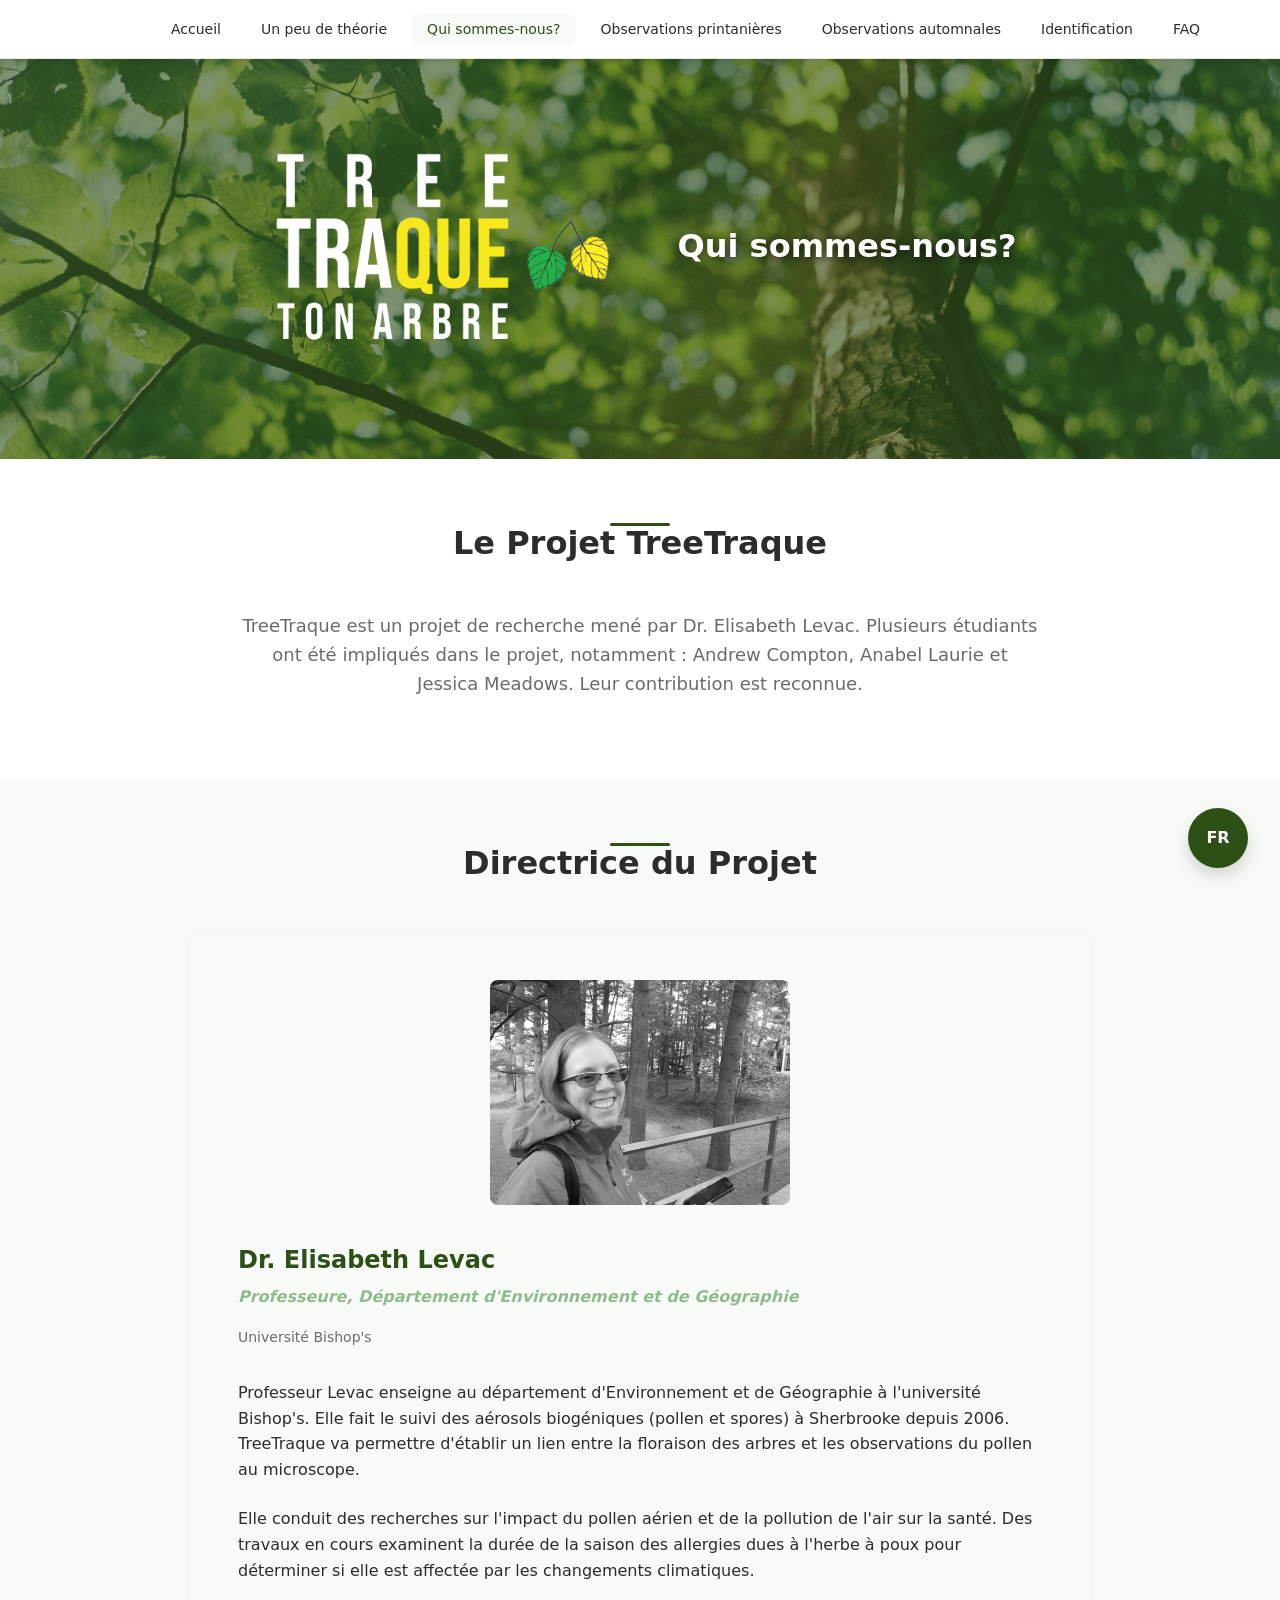
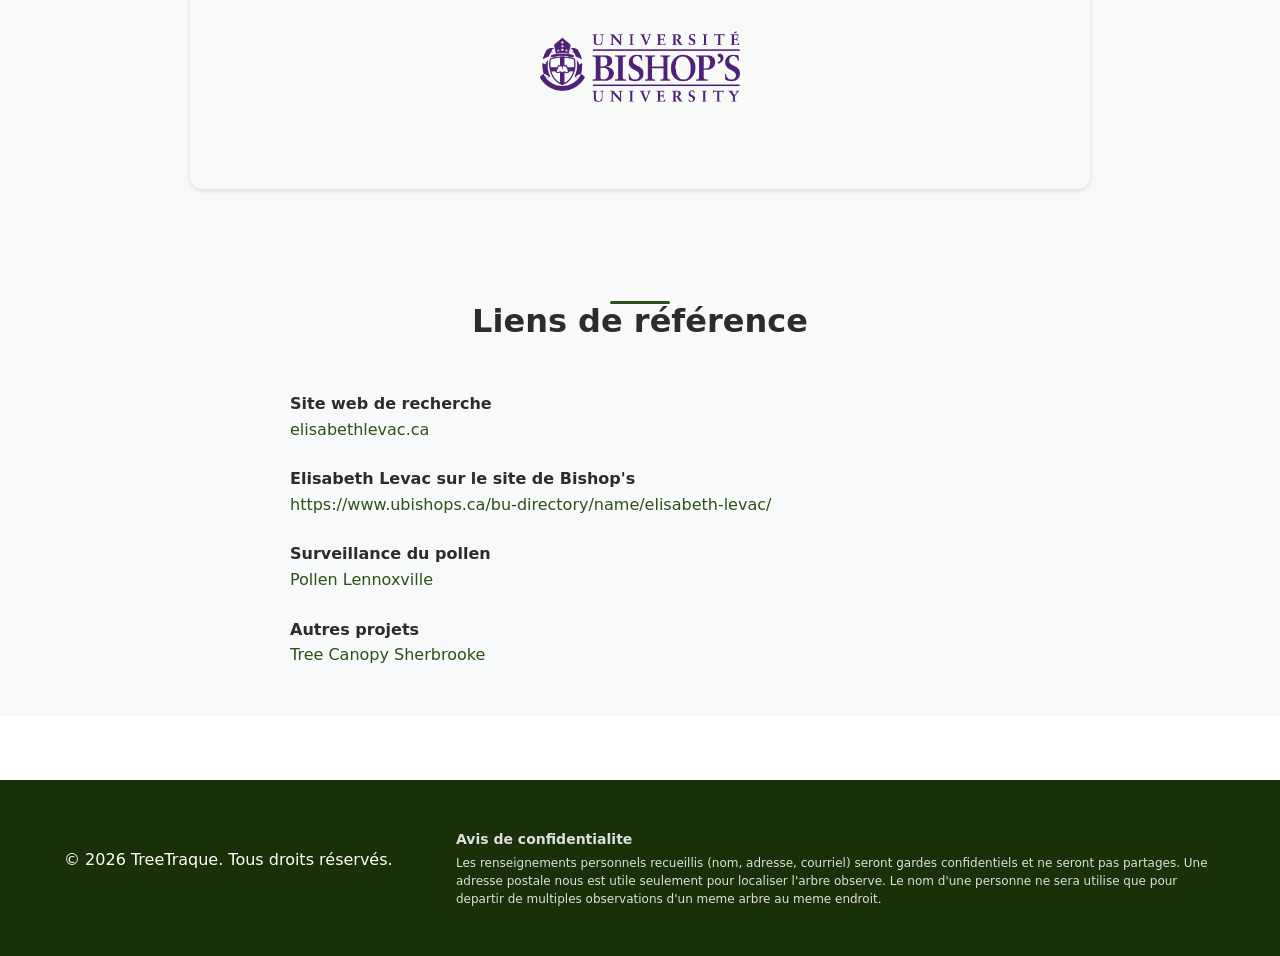
<file: apropos.html>
<!DOCTYPE html>
<html lang="fr" data-lang="fr">
<head>
    <meta charset="UTF-8">
    <meta name="viewport" content="width=device-width, initial-scale=1.0">
    <title data-i18n="about.page.title">Qui sommes-nous? - TreeTraque</title>
    <meta name="description" data-i18n="about.page.description" content="Découvrez l'équipe et l'organisation derrière TreeTraque, le projet de science participative sur la phénologie des arbres au Canada.">
    <link rel="icon" type="image/png" href="assets/images/miniatureTT.png">
    
    <!-- CSS -->
    <link rel="stylesheet" href="css/normalize.css">
    <link rel="stylesheet" href="css/style.css">
    <link rel="stylesheet" href="css/responsive.css">
</head>
<body>
    <!-- Header avec navigation -->
    <header class="main-header">
        <div class="container">
            <nav class="main-nav" role="navigation" aria-label="Navigation principale">
                <ul class="nav-list">
                    <li><a href="index.html" data-i18n="nav.home" class="nav-link">Accueil</a></li>
                    <li><a href="theorie.html" data-i18n="nav.theory" class="nav-link">Un peu de théorie</a></li>
                    <li><a href="apropos.html" data-i18n="nav.about" class="nav-link active">Qui sommes-nous?</a></li>
                    <li><a href="printemps.html" data-i18n="nav.spring" class="nav-link">Observations printanières</a></li>
                    <li><a href="automne.html" data-i18n="nav.autumn" class="nav-link">Observations automnales</a></li>
                    <li><a href="identification.html" data-i18n="nav.identification" class="nav-link">Identification</a></li>
                    <li><a href="faq.html" data-i18n="nav.faq" class="nav-link">FAQ</a></li>
                </ul>
                
                <!-- Menu hamburger pour mobile -->
                <button class="mobile-menu-toggle" aria-label="Ouvrir le menu">
                    <span></span>
                    <span></span>
                    <span></span>
                </button>
            </nav>
        </div>
    </header>

    <!-- Contenu principal -->
    <main class="main-content">
        <!-- Section Titre de page -->
        <section class="page-hero page-hero-about">
            <div class="container">
                <div class="hero-logo">
                    <img src="assets/images/TreeTraque_logo_principal.png" alt="TreeTraque">
                </div>
                <div class="hero-text-content">
                    <h1 data-i18n="about.title" class="page-title">Qui sommes-nous?</h1>
                </div>
            </div>
        </section>

        <!-- Section Projet -->
        <section class="mission-section">
            <div class="container">
                <h2 data-i18n="about.project.title" class="section-title">Le Projet TreeTraque</h2>
                <div class="mission-content">
                    <p data-i18n="about.project.description">
                        TreeTraque est un projet de recherche mené par Dr. Elisabeth Levac. Plusieurs étudiants ont été impliqués dans le projet, notamment : Andrew Compton, Anabel Laurie et Jessica Meadows. Leur contribution est reconnue.
                    </p>
                </div>
            </div>
        </section>

        <!-- Section Directrice du Projet -->
        <section class="team-section">
            <div class="container">
                <h2 data-i18n="about.director.title" class="section-title">Directrice du Projet</h2>
                <div class="team-content" style="max-width: 900px; margin: 0 auto;">
                    <div class="team-member-profile">
                        <!-- Photo de Dr. Levac -->
                        <div style="text-align: center; margin-bottom: var(--spacing-lg);">
                            <img src="assets/images/Levac.png" alt="Dr. Elisabeth Levac" style="max-width: 300px; width: 100%; height: auto; border-radius: 8px;">
                        </div>
                        
                        <h3 data-i18n="about.director.name">Dr. Elisabeth Levac</h3>
                        <p class="team-role" data-i18n="about.director.role">Professeure, Département d'Environnement et de Géographie</p>
                        <p class="team-affiliation" data-i18n="about.director.affiliation">Université Bishop's</p>
                        
                        <div style="margin-top: var(--spacing-lg);">
                            <p data-i18n="about.director.bio1">
                                Professeur Levac enseigne au département d'Environnement et de Géographie à l'université Bishop's. Elle fait le suivi des aérosols biogéniques (pollen et spores) à Sherbrooke depuis 2006. TreeTraque va permettre d'établir un lien entre la floraison des arbres et les observations du pollen au microscope.
                            </p>
                            
                            <p style="margin-top: var(--spacing-md);" data-i18n="about.director.bio2">
                                Elle conduit des recherches sur l'impact du pollen aérien et de la pollution de l'air sur la santé. Des travaux en cours examinent la durée de la saison des allergies dues à l'herbe à poux pour déterminer si elle est affectée par les changements climatiques.
                            </p>
                        </div>
                        
                        <!-- Logo Bishop's University -->
                        <div style="text-align: center; margin-top: var(--spacing-xl); margin-bottom: var(--spacing-lg);">
                            <img src="assets/images/BU.png" alt="Bishop's University" style="max-width: 200px; width: 100%; height: auto;">
                        </div>
                    </div>
                </div>
            </div>
        </section>

        <!-- Section Liens de référence -->
        <section class="links-section" style="background-color: var(--color-background-alt, #f8f9fa); padding: var(--spacing-xl) 0;">
            <div class="container">
                <h2 data-i18n="about.links.title" class="section-title">Liens de référence</h2>
                <div style="max-width: 700px; margin: 0 auto;">
                    <div style="display: flex; flex-direction: column; gap: var(--spacing-md);">
                        <div>
                            <strong data-i18n="about.links.website">Site web de recherche</strong><br>
                            <a href="https://elisabethlevac.ca" target="_blank" rel="noopener noreferrer">elisabethlevac.ca</a>
                        </div>
                        
                        <div>
                            <strong data-i18n="about.links.bishops">Elisabeth Levac sur le site de Bishop's</strong><br>
                            <a href="https://www.ubishops.ca/bu-directory/name/elisabeth-levac/" target="_blank" rel="noopener noreferrer">https://www.ubishops.ca/bu-directory/name/elisabeth-levac/</a>
                        </div>
                        
                        <div>
                            <strong data-i18n="about.links.pollen">Surveillance du pollen</strong><br>
                            <a href="https://pollenlennoxville.ca" target="_blank" rel="noopener noreferrer"><span data-i18n="about.links.pollen.name">Pollen Lennoxville</span></a>
                        </div>
                        
                        <div>
                            <strong data-i18n="about.links.other">Autres projets</strong><br>
                            <a href="https://www.treecanopysherbrooke.ca/" target="_blank" rel="noopener noreferrer"><span data-i18n="about.links.canopy">Tree Canopy Sherbrooke</span></a>
                        </div>
                    </div>
                </div>
            </div>
        </section>
    </main>

    <!-- Footer -->
    <footer class="main-footer">
        <div class="container">
            <div class="footer-content">
                <p data-i18n="footer.copyright">&copy; 2026 TreeTraque. Tous droits réservés.</p>
                <div class="footer-disclaimer">
                    <p class="footer-disclaimer-title" data-i18n="footer.privacy.title">Avis de confidentialite</p>
                    <p class="footer-disclaimer-text" data-i18n="footer.privacy.text">Les renseignements personnels recueillis (nom, adresse, courriel) seront gardes confidentiels et ne seront pas partages. Une adresse postale nous est utile seulement pour localiser l'arbre observe. Le nom d'une personne ne sera utilise que pour departir de multiples observations d'un meme arbre au meme endroit.</p>
                </div>
            </div>
        </div>
    </footer>

    <!-- Bouton de changement de langue (fixé en bas à droite) -->
    <div class="language-switcher" id="languageSwitcher">
        <button class="lang-btn" id="langToggle" aria-label="Changer de langue">
            <span class="lang-text" id="langText">FR</span>
        </button>
    </div>

    <!-- Scripts -->
    <script src="js/utils.js"></script>
    <script src="js/navigation.js"></script>
    <script src="js/main.js"></script>
</body>
</html>
</file>
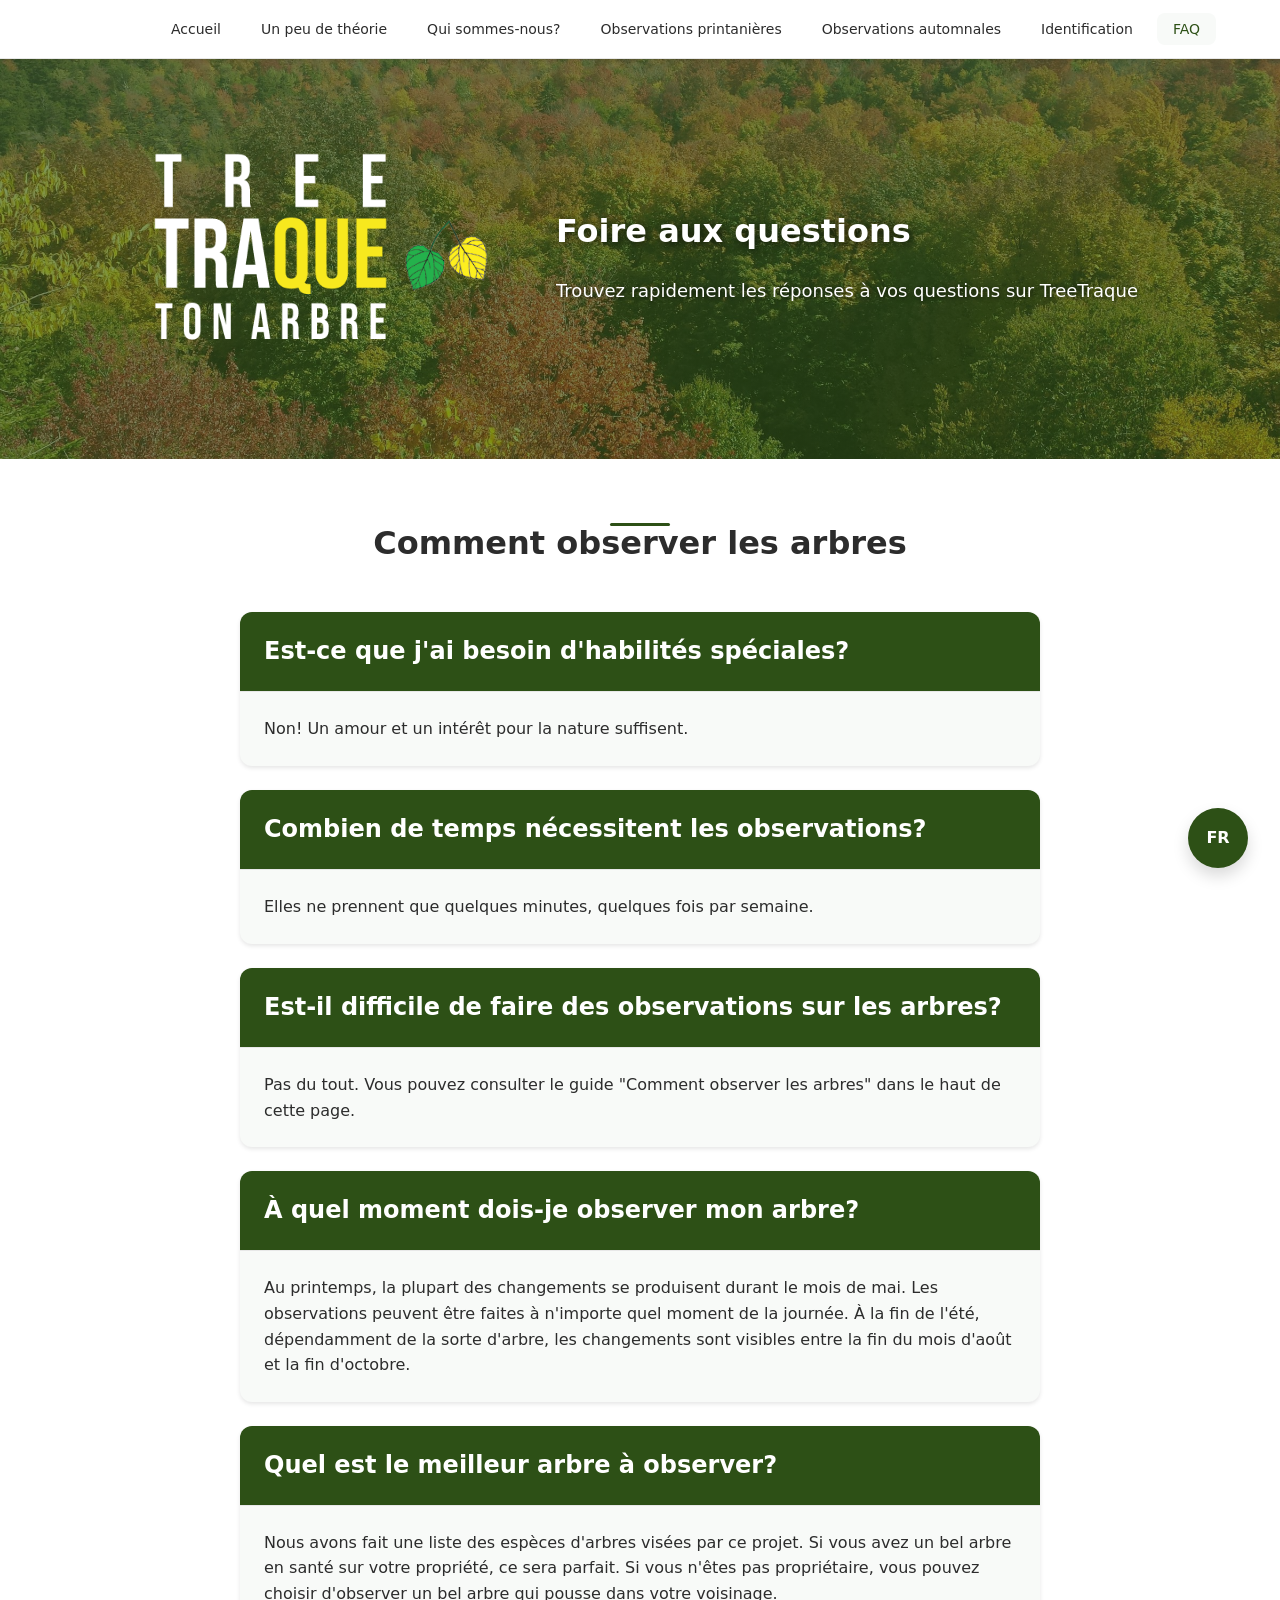
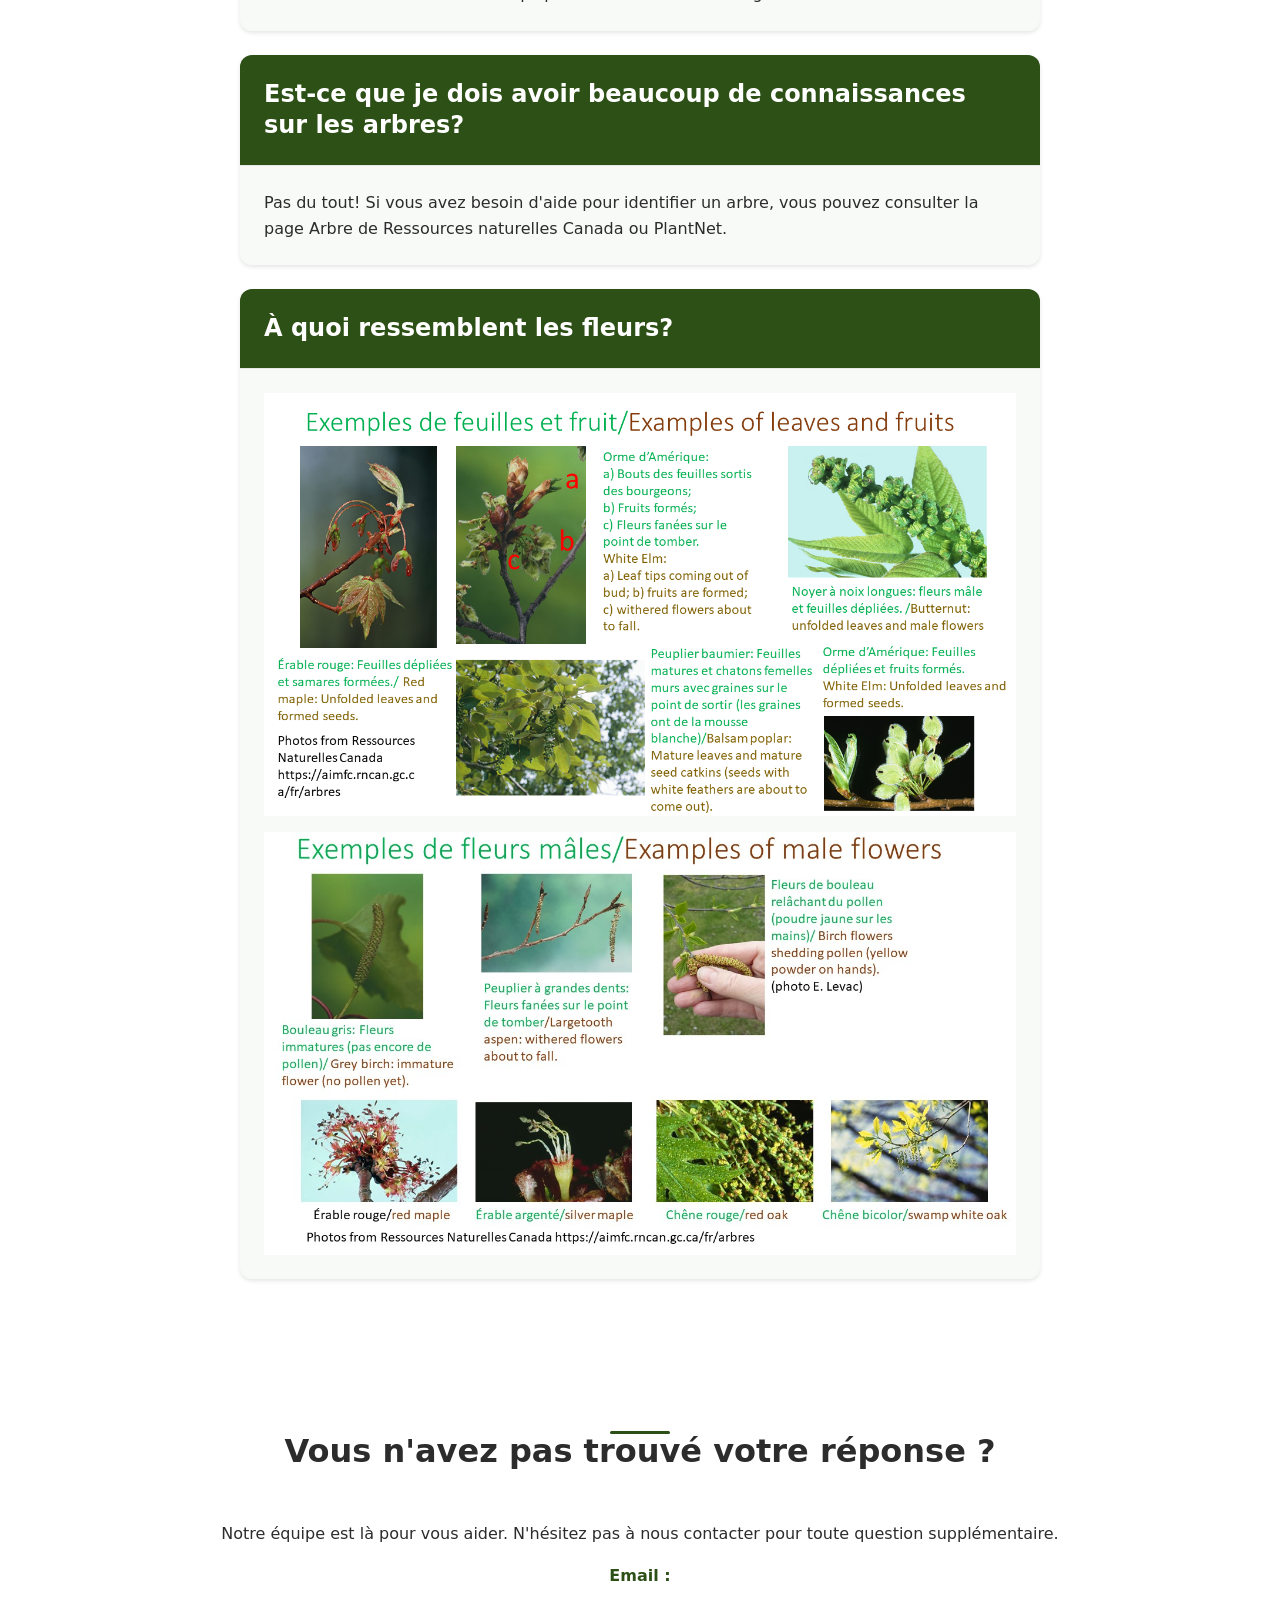
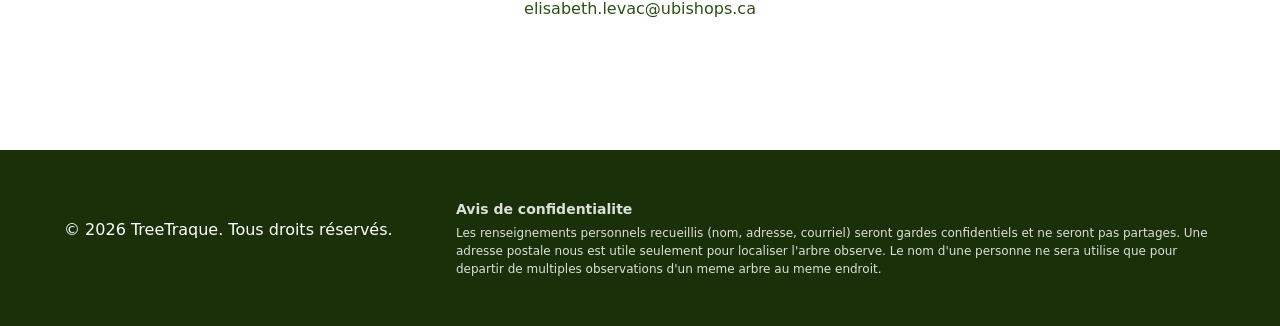
<file: faq.html>
<!DOCTYPE html>
<html lang="fr" data-lang="fr">
<head>
    <meta charset="UTF-8">
    <meta name="viewport" content="width=device-width, initial-scale=1.0">
    <title data-i18n="faq.page.title">Foire aux questions - TreeTraque</title>
    <meta name="description" data-i18n="faq.page.description" content="Réponses aux questions fréquemment posées sur le projet TreeTraque et la science participative sur la phénologie des arbres.">
    <link rel="icon" type="image/png" href="assets/images/miniatureTT.png">
    
    <!-- CSS -->
    <link rel="stylesheet" href="css/normalize.css">
    <link rel="stylesheet" href="css/style.css">
    <link rel="stylesheet" href="css/responsive.css">
</head>
<body>
    <!-- Header avec navigation -->
    <header class="main-header">
        <div class="container">
            <nav class="main-nav" role="navigation" aria-label="Navigation principale">
                <ul class="nav-list">
                    <li><a href="index.html" data-i18n="nav.home" class="nav-link">Accueil</a></li>
                    <li><a href="theorie.html" data-i18n="nav.theory" class="nav-link">Un peu de théorie</a></li>
                    <li><a href="apropos.html" data-i18n="nav.about" class="nav-link">Qui sommes-nous?</a></li>
                    <li><a href="printemps.html" data-i18n="nav.spring" class="nav-link">Observations printanières</a></li>
                    <li><a href="automne.html" data-i18n="nav.autumn" class="nav-link">Observations automnales</a></li>
                    <li><a href="identification.html" data-i18n="nav.identification" class="nav-link">Identification</a></li>
                    <li><a href="faq.html" data-i18n="nav.faq" class="nav-link active">FAQ</a></li>
                </ul>
                
                <!-- Menu hamburger pour mobile -->
                <button class="mobile-menu-toggle" aria-label="Ouvrir le menu">
                    <span></span>
                    <span></span>
                    <span></span>
                </button>
            </nav>
        </div>
    </header>

    <!-- Contenu principal -->
    <main class="main-content">
        <!-- Section Titre de page -->
        <section class="page-hero page-hero-faq">
            <div class="container">
                <div class="hero-logo">
                    <img src="assets/images/TreeTraque_logo_principal.png" alt="TreeTraque">
                </div>
                <div class="hero-text-content">
                    <h1 data-i18n="faq.title" class="page-title">Foire aux questions</h1>
                    <p data-i18n="faq.subtitle" class="page-subtitle">
                        Trouvez rapidement les réponses à vos questions sur TreeTraque
                    </p>
                </div>
            </div>
        </section>

        <!-- Section FAQ -->
        <section class="faq-section">
            <div class="container">
                <h2 data-i18n="faq.howto.title" class="section-title">Comment observer les arbres</h2>
                
                <div class="faq-list">
                    <div class="faq-item">
                        <h3 class="faq-question" data-i18n="faq.q1.question">Est-ce que j'ai besoin d'habilités spéciales?</h3>
                        <div class="faq-answer">
                            <p data-i18n="faq.q1.answer">
                                Non! Un amour et un intérêt pour la nature suffisent.
                            </p>
                        </div>
                    </div>

                    <div class="faq-item">
                        <h3 class="faq-question" data-i18n="faq.q2.question">Combien de temps nécessitent les observations?</h3>
                        <div class="faq-answer">
                            <p data-i18n="faq.q2.answer">
                                Elles ne prennent que quelques minutes, quelques fois par semaine.
                            </p>
                        </div>
                    </div>

                    <div class="faq-item">
                        <h3 class="faq-question" data-i18n="faq.q3.question">Est-il difficile de faire des observations sur les arbres?</h3>
                        <div class="faq-answer">
                            <p data-i18n="faq.q3.answer">
                                Pas du tout. Vous pouvez consulter le guide "Comment observer les arbres" dans le haut de cette page.
                            </p>
                        </div>
                    </div>

                    <div class="faq-item">
                        <h3 class="faq-question" data-i18n="faq.q4.question">À quel moment dois-je observer mon arbre?</h3>
                        <div class="faq-answer">
                            <p data-i18n="faq.q4.answer">
                                Au printemps, la plupart des changements se produisent durant le mois de mai. Les observations peuvent être faites à n'importe quel moment de la journée. À la fin de l'été, dépendamment de la sorte d'arbre, les changements sont visibles entre la fin du mois d'août et la fin d'octobre.
                            </p>
                        </div>
                    </div>

                    <div class="faq-item">
                        <h3 class="faq-question" data-i18n="faq.q5.question">Quel est le meilleur arbre à observer?</h3>
                        <div class="faq-answer">
                            <p data-i18n="faq.q5.answer">
                                Nous avons fait une liste des espèces d'arbres visées par ce projet. Si vous avez un bel arbre en santé sur votre propriété, ce sera parfait. Si vous n'êtes pas propriétaire, vous pouvez choisir d'observer un bel arbre qui pousse dans votre voisinage.
                            </p>
                        </div>
                    </div>

                    <div class="faq-item">
                        <h3 class="faq-question" data-i18n="faq.q6.question">Est-ce que je dois avoir beaucoup de connaissances sur les arbres?</h3>
                        <div class="faq-answer">
                            <p data-i18n="faq.q6.answer">
                                Pas du tout! Si vous avez besoin d'aide pour identifier un arbre, vous pouvez consulter la page Arbre de Ressources naturelles Canada ou PlantNet.
                            </p>
                        </div>
                    </div>

                    <div class="faq-item">
                        <h3 class="faq-question" data-i18n="faq.q7.question">À quoi ressemblent les fleurs?</h3>
                        <div class="faq-answer">
                            <div class="faq-images">
                                <img src="assets/images/expliquation1.png" alt="Explication sur les fleurs - partie 1" style="width: 100%; max-width: 100%; height: auto; display: block; margin-bottom: 1rem;">
                                <img src="assets/images/expliquatioon2.png" alt="Explication sur les fleurs - partie 2" style="width: 100%; max-width: 100%; height: auto; display: block;">
                            </div>
                        </div>
                    </div>
                </div>
            </div>
        </section>

        <!-- Section Contact -->
        <section class="contact-section">
            <div class="container">
                <h2 data-i18n="faq.contact.title" class="section-title">Vous n'avez pas trouvé votre réponse ?</h2>
                <div class="contact-content">
                    <p data-i18n="faq.contact.description">
                        Notre équipe est là pour vous aider. N'hésitez pas à nous contacter pour toute question supplémentaire.
                    </p>
                    <div class="contact-info">
                        <div class="contact-item">
                            <strong data-i18n="contact.email.label">Email :</strong>
                            <a href="mailto:elisabeth.levac@ubishops.ca">elisabeth.levac@ubishops.ca</a>
                        </div>
                        
                    </div>
                </div>
            </div>
        </section>
    </main>

    <!-- Footer -->
    <footer class="main-footer">
        <div class="container">
            <div class="footer-content">
                <p data-i18n="footer.copyright">&copy; 2026 TreeTraque. Tous droits réservés.</p>
                <div class="footer-disclaimer">
                    <p class="footer-disclaimer-title" data-i18n="footer.privacy.title">Avis de confidentialite</p>
                    <p class="footer-disclaimer-text" data-i18n="footer.privacy.text">Les renseignements personnels recueillis (nom, adresse, courriel) seront gardes confidentiels et ne seront pas partages. Une adresse postale nous est utile seulement pour localiser l'arbre observe. Le nom d'une personne ne sera utilise que pour departir de multiples observations d'un meme arbre au meme endroit.</p>
                </div>
            </div>
        </div>
    </footer>

    <!-- Bouton de changement de langue (fixé en bas à droite) -->
    <div class="language-switcher" id="languageSwitcher">
        <button class="lang-btn" id="langToggle" aria-label="Changer de langue">
            <span class="lang-text" id="langText">FR</span>
        </button>
    </div>

    <!-- Scripts -->
    <script src="js/utils.js"></script>
    <script src="js/navigation.js"></script>
    <script src="js/main.js"></script>
</body>
</html>
</file>
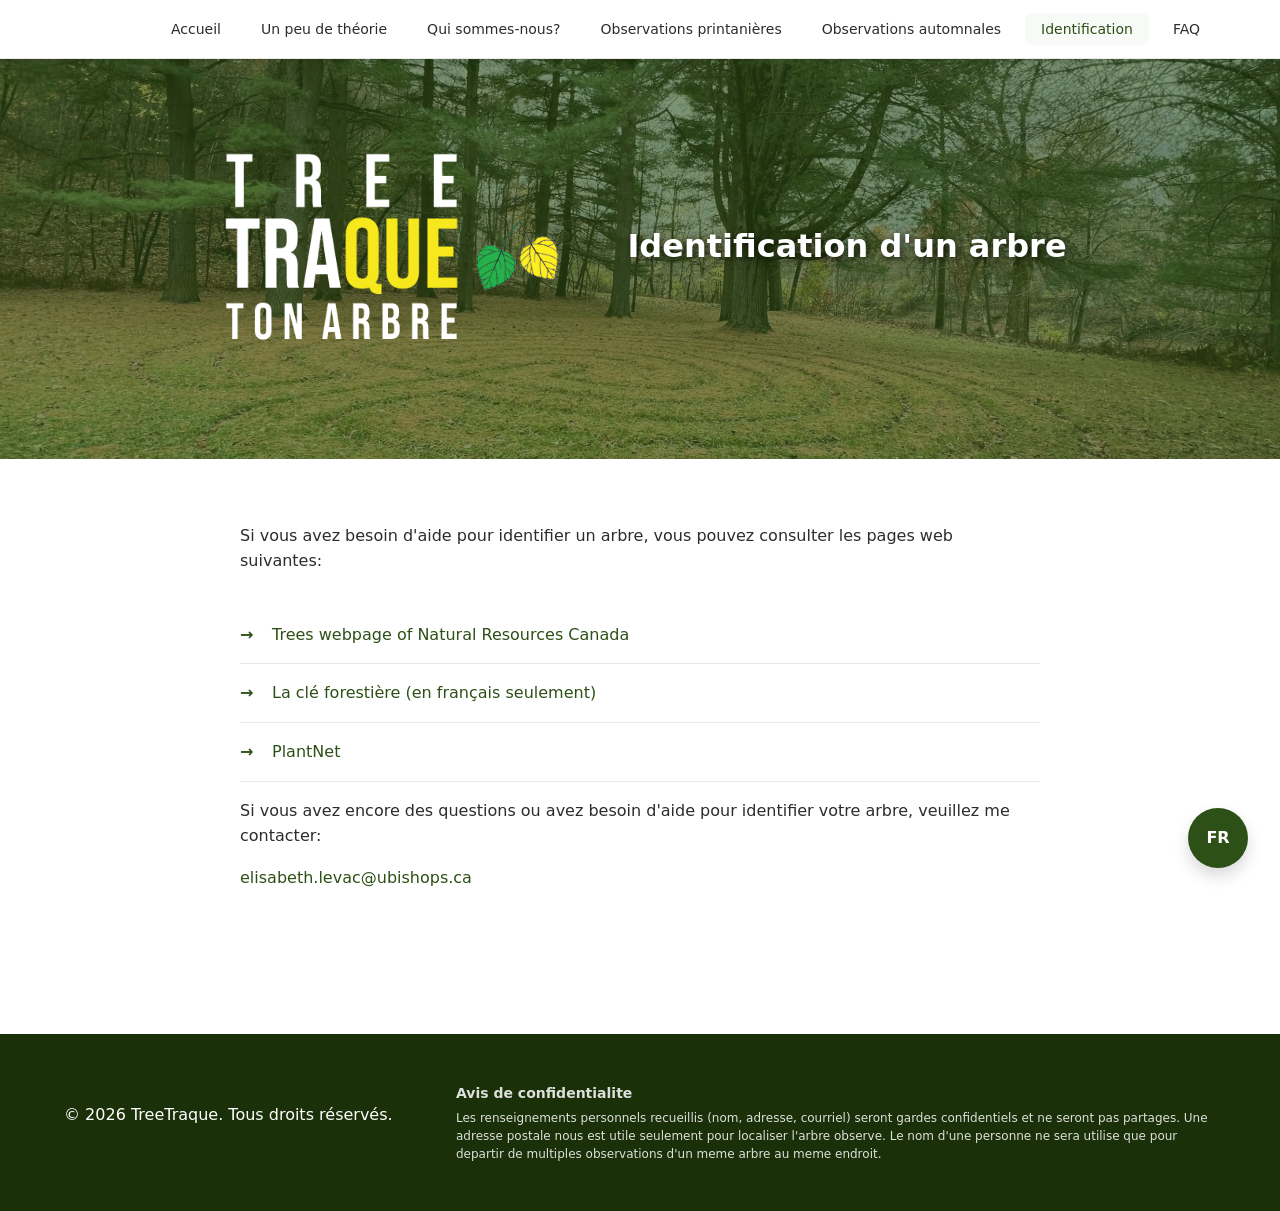
<file: identification.html>
<!DOCTYPE html>
<html lang="fr" data-lang="fr">
<head>
    <meta charset="UTF-8">
    <meta name="viewport" content="width=device-width, initial-scale=1.0">
    <title data-i18n="identification.page.title">Identification d'un arbre - TreeTraque</title>
    <meta name="description" data-i18n="identification.page.description" content="Outils et guides pour identifier les différentes espèces d'arbres du Canada. Apprenez à reconnaître les caractéristiques distinctives.">
    <link rel="icon" type="image/png" href="assets/images/miniatureTT.png">
    
    <!-- CSS -->
    <link rel="stylesheet" href="css/normalize.css">
    <link rel="stylesheet" href="css/style.css">
    <link rel="stylesheet" href="css/responsive.css">
</head>
<body>
    <!-- Header avec navigation -->
    <header class="main-header">
        <div class="container">
            <nav class="main-nav" role="navigation" aria-label="Navigation principale">
                <ul class="nav-list">
                    <li><a href="index.html" data-i18n="nav.home" class="nav-link">Accueil</a></li>
                    <li><a href="theorie.html" data-i18n="nav.theory" class="nav-link">Un peu de théorie</a></li>
                    <li><a href="apropos.html" data-i18n="nav.about" class="nav-link">Qui sommes-nous?</a></li>
                    <li><a href="printemps.html" data-i18n="nav.spring" class="nav-link">Observations printanières</a></li>
                    <li><a href="automne.html" data-i18n="nav.autumn" class="nav-link">Observations automnales</a></li>
                    <li><a href="identification.html" data-i18n="nav.identification" class="nav-link active">Identification</a></li>
                    <li><a href="faq.html" data-i18n="nav.faq" class="nav-link">FAQ</a></li>
                </ul>
                
                <!-- Menu hamburger pour mobile -->
                <button class="mobile-menu-toggle" aria-label="Ouvrir le menu">
                    <span></span>
                    <span></span>
                    <span></span>
                </button>
            </nav>
        </div>
    </header>

    <!-- Contenu principal -->
    <main class="main-content">
        <!-- Section Titre de page -->
        <section class="page-hero page-hero-identification">
            <div class="container">
                <div class="hero-logo">
                    <img src="assets/images/TreeTraque_logo_principal.png" alt="TreeTraque">
                </div>
                <div class="hero-text-content">
                    <h1 data-i18n="identification.title" class="page-title">Identification d'un arbre</h1>
                </div>
            </div>
        </section>

        <!-- Section Ressources -->
        <section class="resources-section">
            <div class="container">
                <div class="resources-content">
                    <p data-i18n="identification.intro" class="intro-text">
                        Si vous avez besoin d'aide pour identifier un arbre, vous pouvez consulter les pages web suivantes:
                    </p>
                    <ul class="resources-list">
                        <li>
                            <a href="https://aimfc.rncan.gc.ca/fr/arbres" target="_blank" rel="noopener noreferrer" data-i18n="identification.resources.nrcan">
                                Trees webpage of Natural Resources Canada
                            </a>
                        </li>
                        <li>
                            <a href="https://www.afsq.org/fr/la-cle-forestiere" target="_blank" rel="noopener noreferrer" data-i18n="identification.resources.cle_forestiere">
                                La clé forestière (en français seulement)
                            </a>
                        </li>
                        <li>
                            <a href="https://plantnet.org/" target="_blank" rel="noopener noreferrer" data-i18n="identification.resources.plantnet">
                                PlantNet
                            </a>
                        </li>
                    </ul>
                    
                    <div class="contact-block">
                        <p data-i18n="identification.contact.intro">
                            Si vous avez encore des questions ou avez besoin d'aide pour identifier votre arbre, veuillez me contacter:
                        </p>
                        <p class="contact-email">
                            <a href="mailto:elisabeth.levac@ubishops.ca" data-i18n="identification.contact.email">elisabeth.levac@ubishops.ca</a>
                        </p>
                    </div>
                </div>
            </div>
        </section>
    </main>

    <!-- Footer -->
    <footer class="main-footer">
        <div class="container">
            <div class="footer-content">
                <p data-i18n="footer.copyright">&copy; 2026 TreeTraque. Tous droits réservés.</p>
                <div class="footer-disclaimer">
                    <p class="footer-disclaimer-title" data-i18n="footer.privacy.title">Avis de confidentialite</p>
                    <p class="footer-disclaimer-text" data-i18n="footer.privacy.text">Les renseignements personnels recueillis (nom, adresse, courriel) seront gardes confidentiels et ne seront pas partages. Une adresse postale nous est utile seulement pour localiser l'arbre observe. Le nom d'une personne ne sera utilise que pour departir de multiples observations d'un meme arbre au meme endroit.</p>
                </div>
            </div>
        </div>
    </footer>

    <!-- Bouton de changement de langue (fixé en bas à droite) -->
    <div class="language-switcher" id="languageSwitcher">
        <button class="lang-btn" id="langToggle" aria-label="Changer de langue">
            <span class="lang-text" id="langText">FR</span>
        </button>
    </div>

    <!-- Scripts -->
    <script src="js/utils.js"></script>
    <script src="js/navigation.js"></script>
    <script src="js/main.js"></script>
</body>
</html>
</file>
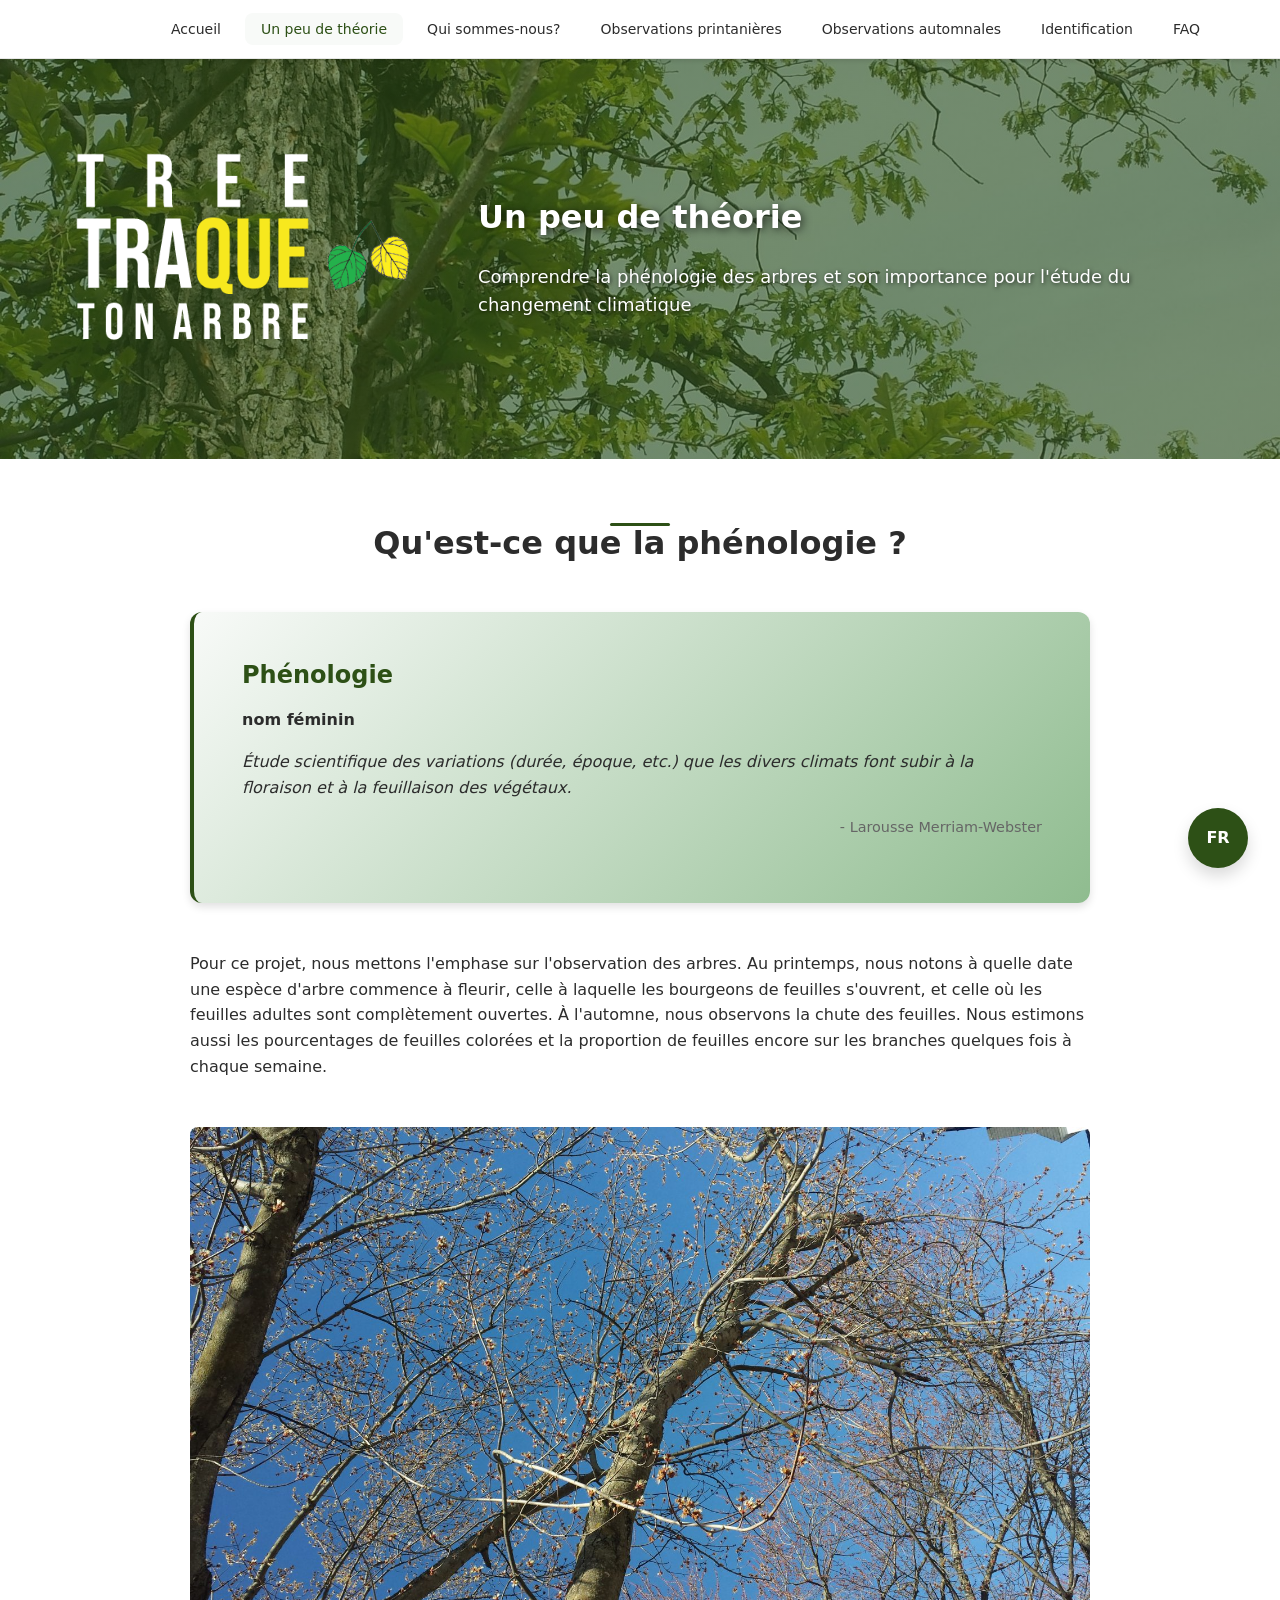
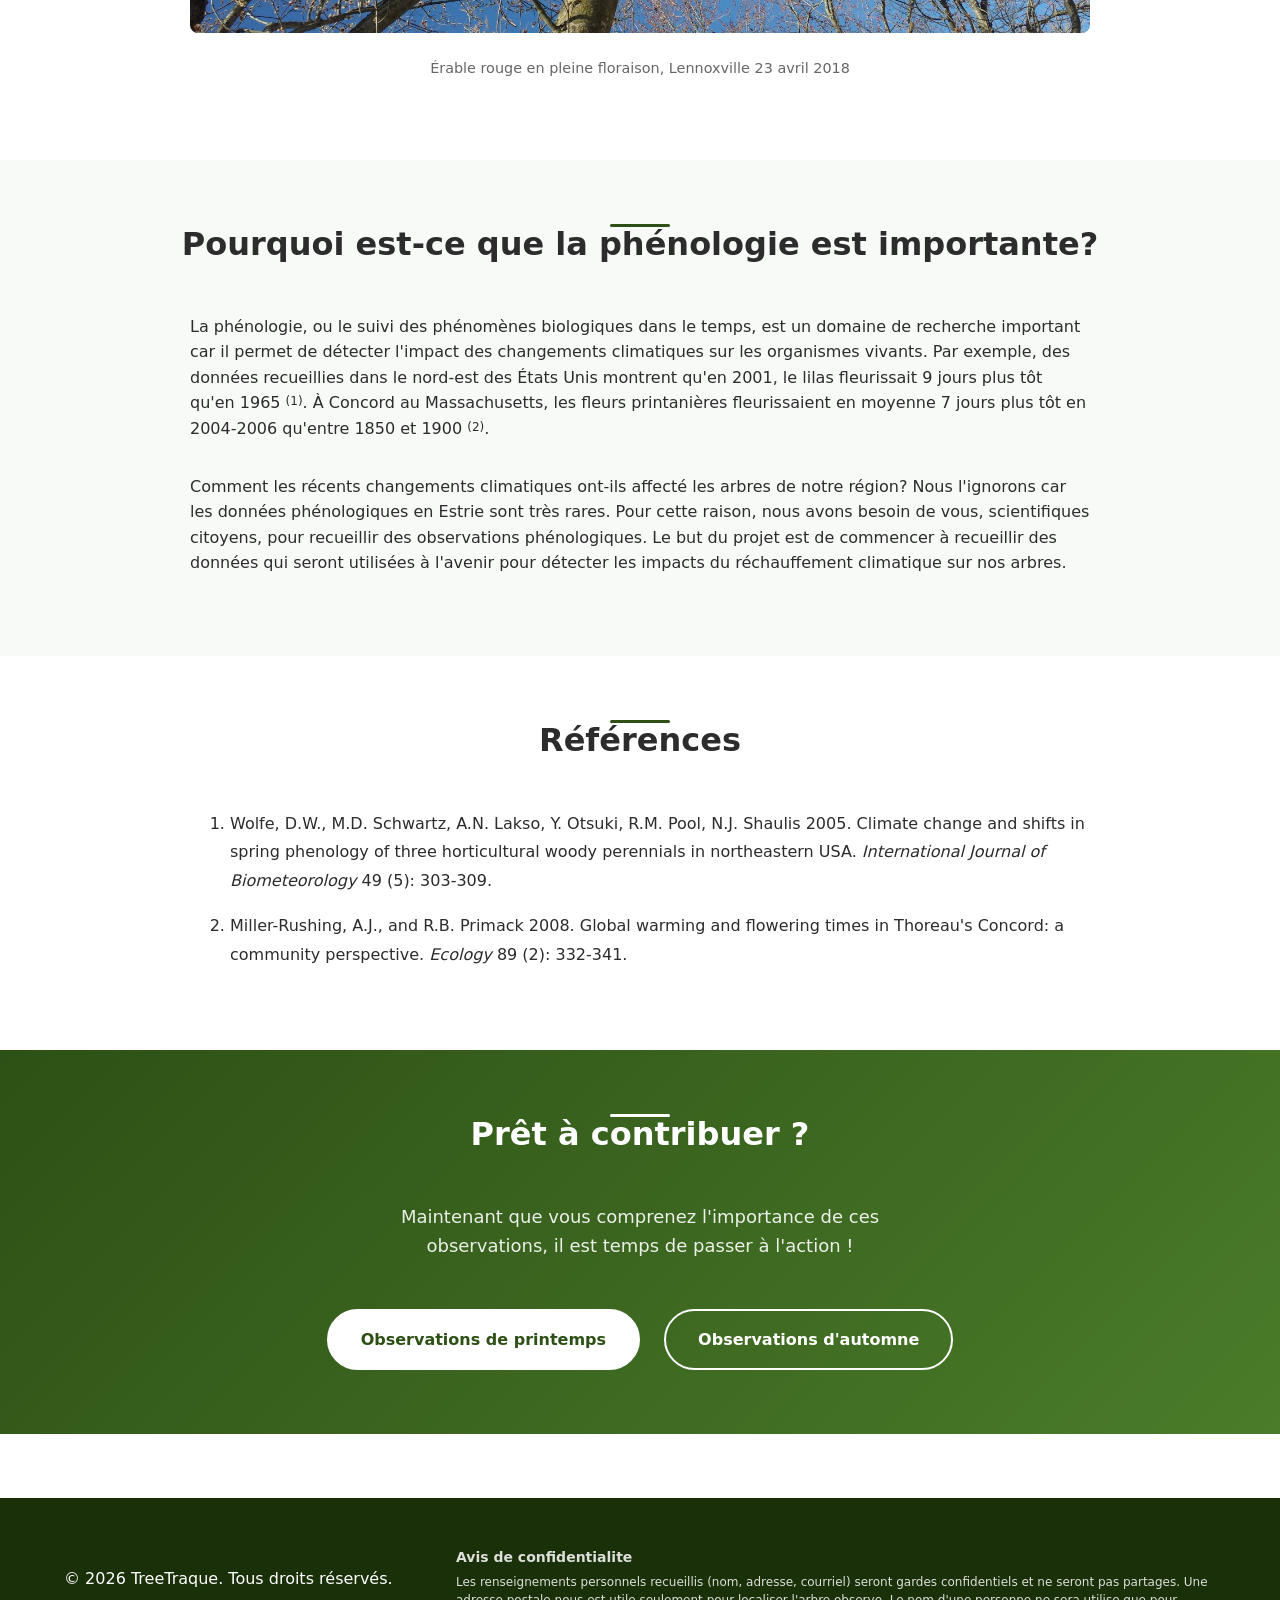
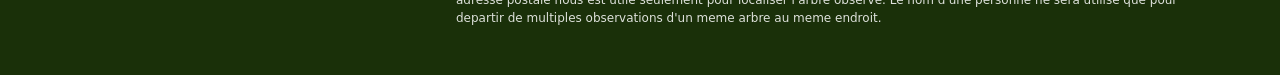
<file: theorie.html>
<!DOCTYPE html>
<html lang="fr" data-lang="fr">
<head>
    <meta charset="UTF-8">
    <meta name="viewport" content="width=device-width, initial-scale=1.0">
    <title data-i18n="theory.page.title">Un peu de théorie - TreeTraque</title>
    <meta name="description" data-i18n="theory.page.description" content="Découvrez les bases scientifiques de la phénologie des arbres et l'importance de leur observation dans le cadre du changement climatique.">
    <link rel="icon" type="image/png" href="assets/images/miniatureTT.png">
    
    <!-- CSS -->
    <link rel="stylesheet" href="css/normalize.css">
    <link rel="stylesheet" href="css/style.css">
    <link rel="stylesheet" href="css/responsive.css">
</head>
<body>
    <!-- Header avec navigation -->
    <header class="main-header">
        <div class="container">
            <nav class="main-nav" role="navigation" aria-label="Navigation principale">
                <ul class="nav-list">
                    <li><a href="index.html" data-i18n="nav.home" class="nav-link">Accueil</a></li>
                    <li><a href="theorie.html" data-i18n="nav.theory" class="nav-link active">Un peu de théorie</a></li>
                    <li><a href="apropos.html" data-i18n="nav.about" class="nav-link">Qui sommes-nous?</a></li>
                    <li><a href="printemps.html" data-i18n="nav.spring" class="nav-link">Observations printanières</a></li>
                    <li><a href="automne.html" data-i18n="nav.autumn" class="nav-link">Observations automnales</a></li>
                    <li><a href="identification.html" data-i18n="nav.identification" class="nav-link">Identification d'un arbre</a></li>
                    <li><a href="faq.html" data-i18n="nav.faq" class="nav-link">FAQ</a></li>
                </ul>
                
                <!-- Menu hamburger pour mobile -->
                <button class="mobile-menu-toggle" aria-label="Ouvrir le menu">
                    <span></span>
                    <span></span>
                    <span></span>
                </button>
            </nav>
        </div>
    </header>

    <!-- Contenu principal -->
    <main class="main-content">
        <!-- Section Titre de page -->
        <section class="page-hero page-hero-theory">
            <div class="container">
                <div class="hero-logo">
                    <img src="assets/images/TreeTraque_logo_principal.png" alt="TreeTraque">
                </div>
                <div class="hero-text-content">
                    <h1 data-i18n="theory.title" class="page-title">Un peu de théorie</h1>
                    <p data-i18n="theory.subtitle" class="page-subtitle">
                        Comprendre la phénologie des arbres et son importance pour l'étude du changement climatique
                    </p>
                </div>
            </div>
        </section>

        <!-- Section Qu'est-ce que la phénologie -->
        <section class="theory-section">
            <div class="container">
                <h2 data-i18n="theory.section.what" class="section-title">Qu'est-ce que la phénologie ?</h2>
                <div class="theory-content">
                    <div class="definition-box">
                        <h3 data-i18n="theory.definition.title">Phénologie</h3>
                        <p><strong data-i18n="theory.definition.type">nom féminin</strong></p>
                        <p style="font-style: italic;" data-i18n="theory.definition.text">Étude scientifique des variations (durée, époque, etc.) que les divers climats font subir à la floraison et à la feuillaison des végétaux.</p>
                        <p style="text-align: right; font-size: 0.9em; color: #666;" data-i18n="theory.definition.source">- Larousse Merriam-Webster</p>
                    </div>
                    
                    <p style="margin-top: var(--spacing-lg);" data-i18n="theory.phenology.content">
                        Pour ce projet, nous mettons l'emphase sur l'observation des arbres. Au printemps, nous notons à quelle date une espèce d'arbre commence à fleurir, celle à laquelle les bourgeons de feuilles s'ouvrent, et celle où les feuilles adultes sont complètement ouvertes. À l'automne, nous observons la chute des feuilles. Nous estimons aussi les pourcentages de feuilles colorées et la proportion de feuilles encore sur les branches quelques fois à chaque semaine.
                    </p>
                    
                    <div style="margin-top: var(--spacing-xl); text-align: center;">
                        <img src="assets/images/phenology1.png" alt="Érable rouge en pleine floraison" style="max-width: 100%; height: auto; border-radius: var(--radius-md);">
                        <p style="font-size: 0.9em; color: #666; margin-top: var(--spacing-sm);" data-i18n="theory.image.caption">Érable rouge en pleine floraison, Lennoxville 23 avril 2018</p>
                    </div>
                </div>
            </div>
        </section>

        <!-- Section Importance -->
        <section class="climate-section">
            <div class="container">
                <h2 data-i18n="theory.section.why" class="section-title">Pourquoi est-ce que la phénologie est importante?</h2>
                <div class="climate-content">
                    <p data-i18n="theory.importance.para1">
                        La phénologie, ou le suivi des phénomènes biologiques dans le temps, est un domaine de recherche important car il permet de détecter l'impact des changements climatiques sur les organismes vivants. Par exemple, des données recueillies dans le nord-est des États Unis montrent qu'en 2001, le lilas fleurissait 9 jours plus tôt qu'en 1965 <sup>(1)</sup>. À Concord au Massachusetts, les fleurs printanières fleurissaient en moyenne 7 jours plus tôt en 2004-2006 qu'entre 1850 et 1900 <sup>(2)</sup>.
                    </p>
                    
                    <p style="margin-top: var(--spacing-lg);" data-i18n="theory.importance.para2">
                        Comment les récents changements climatiques ont-ils affecté les arbres de notre région? Nous l'ignorons car les données phénologiques en Estrie sont très rares. Pour cette raison, nous avons besoin de vous, scientifiques citoyens, pour recueillir des observations phénologiques. Le but du projet est de commencer à recueillir des données qui seront utilisées à l'avenir pour détecter les impacts du réchauffement climatique sur nos arbres.
                    </p>
                </div>
            </div>
        </section>

        <!-- Section Références -->
        <section class="citizen-science-section">
            <div class="container">
                <h2 data-i18n="theory.section.references" class="section-title">Références</h2>
                <div class="citizen-content">
                    <ol style="line-height: 1.8;">
                        <li data-i18n="theory.ref1">
                            Wolfe, D.W., M.D. Schwartz, A.N. Lakso, Y. Otsuki, R.M. Pool, N.J. Shaulis 2005. Climate change and shifts in spring phenology of three horticultural woody perennials in northeastern USA. <em>International Journal of Biometeorology</em> 49 (5): 303-309.
                        </li>
                        <li style="margin-top: var(--spacing-sm);" data-i18n="theory.ref2">
                            Miller-Rushing, A.J., and R.B. Primack 2008. Global warming and flowering times in Thoreau's Concord: a community perspective. <em>Ecology</em> 89 (2): 332-341.
                        </li>
                    </ol>
                </div>
            </div>
        </section>

        <!-- Section Call-to-Action -->
        <section class="cta-section">
            <div class="container">
                <h2 data-i18n="theory.cta.title" class="section-title">Prêt à contribuer ?</h2>
                <p data-i18n="theory.cta.description">
                    Maintenant que vous comprenez l'importance de ces observations, il est temps de passer à l'action !
                </p>
                <div class="cta-actions">
                    <a href="printemps.html" data-i18n="theory.cta.spring" class="btn btn-primary">Observations de printemps</a>
                    <a href="automne.html" data-i18n="theory.cta.autumn" class="btn btn-secondary">Observations d'automne</a>
                </div>
            </div>
        </section>
    </main>

    <!-- Footer -->
    <footer class="main-footer">
        <div class="container">
            <div class="footer-content">
                <p data-i18n="footer.copyright">&copy; 2026 TreeTraque. Tous droits réservés.</p>
                <div class="footer-disclaimer">
                    <p class="footer-disclaimer-title" data-i18n="footer.privacy.title">Avis de confidentialite</p>
                    <p class="footer-disclaimer-text" data-i18n="footer.privacy.text">Les renseignements personnels recueillis (nom, adresse, courriel) seront gardes confidentiels et ne seront pas partages. Une adresse postale nous est utile seulement pour localiser l'arbre observe. Le nom d'une personne ne sera utilise que pour departir de multiples observations d'un meme arbre au meme endroit.</p>
                </div>
            </div>
        </div>
    </footer>

    <!-- Bouton de changement de langue (fixé en bas à droite) -->
    <div class="language-switcher" id="languageSwitcher">
        <button class="lang-btn" id="langToggle" aria-label="Changer de langue">
            <span class="lang-text" id="langText">FR</span>
        </button>
    </div>

    <!-- Scripts -->
    <script src="js/utils.js"></script>
    <script src="js/navigation.js"></script>
    <script src="js/main.js"></script>
</body>
</html>
</file>
<file: css/style.css>
/* ========================================
   TreeTraque - CSS Principal
   Site de science participative sur la phénologie des arbres
   ======================================== */

/* ========================================
   VARIABLES CSS
   ======================================== */
:root {
  /* Couleurs principales */
  --primary-color: #2d5016;
  --primary-light: #4a7c29;
  --primary-dark: #1a3009;
  --secondary-color: #8fbc8f;
  --accent-color: #ff6b35;
  
  /* Couleurs neutres */
  --text-dark: #2c2c2c;
  --text-light: #6b6b6b;
  --text-white: #ffffff;
  --bg-light: #f8faf8;
  --bg-white: #ffffff;
  --border-light: #e8e8e8;
  
  /* Typographie */
  --font-primary: 'Segoe UI', -apple-system, BlinkMacSystemFont, system-ui, sans-serif;
  --font-size-base: 16px;
  --font-size-sm: 14px;
  --font-size-lg: 18px;
  --font-size-xl: 24px;
  --font-size-2xl: 32px;
  --font-size-3xl: 48px;
  
  /* Espacement */
  --spacing-xs: 8px;
  --spacing-sm: 16px;
  --spacing-md: 24px;
  --spacing-lg: 32px;
  --spacing-xl: 48px;
  --spacing-2xl: 64px;
  
  /* Transitions */
  --transition-fast: 0.2s ease;
  --transition-normal: 0.3s ease;
  --transition-slow: 0.5s ease;
  
  /* Shadows */
  --shadow-sm: 0 2px 4px rgba(0, 0, 0, 0.1);
  --shadow-md: 0 4px 8px rgba(0, 0, 0, 0.12);
  --shadow-lg: 0 8px 16px rgba(0, 0, 0, 0.15);
  
  /* Border radius */
  --radius-sm: 4px;
  --radius-md: 8px;
  --radius-lg: 12px;
  --radius-full: 50px;
  
  /* Z-index */
  --z-header: 1000;
  --z-language-switcher: 1100;
  --z-modal: 2000;
}

/* ========================================
   RESET ET BASE
   ======================================== */
*,
*::before,
*::after {
  box-sizing: border-box;
}

html {
  scroll-behavior: smooth;
}

body {
  margin: 0;
  padding: 0;
  font-family: var(--font-primary);
  font-size: var(--font-size-base);
  line-height: 1.6;
  color: var(--text-dark);
  background-color: var(--bg-white);
}

/* ========================================
   TYPOGRAPHIE
   ======================================== */
h1, h2, h3, h4, h5, h6 {
  margin: 0 0 var(--spacing-md) 0;
  font-weight: 600;
  line-height: 1.3;
  color: var(--text-dark);
}

h1 {
  font-size: var(--font-size-3xl);
}

h2 {
  font-size: var(--font-size-2xl);
}

h3 {
  font-size: var(--font-size-xl);
}

p {
  margin: 0 0 var(--spacing-sm) 0;
  line-height: 1.6;
}

a {
  color: var(--primary-color);
  text-decoration: none;
  transition: color var(--transition-fast);
}

a:hover {
  color: var(--primary-light);
}

/* ========================================
   CONTENEUR PRINCIPAL
   ======================================== */
.container {
  max-width: 1200px;
  margin: 0 auto;
  padding: 0 var(--spacing-md);
}

@media (max-width: 768px) {
  .container {
    padding: 0 var(--spacing-sm);
  }
}

/* ========================================
   HEADER ET NAVIGATION
   ======================================== */
.main-header {
  background: var(--bg-white);
  border-bottom: 1px solid var(--border-light);
  box-shadow: var(--shadow-sm);
  position: sticky;
  top: 0;
  z-index: var(--z-header);
}

.main-header .container {
  display: flex;
  align-items: center;
  justify-content: center;
  padding-top: var(--spacing-sm);
  padding-bottom: var(--spacing-sm);
  flex-wrap: nowrap;
}

/* Navigation principale */
.main-nav {
  width: 100%;
  display: flex;
  justify-content: flex-end;
}

.main-nav .nav-list {
  display: flex;
  list-style: none;
  margin: 0;
  padding: 0;
  gap: var(--spacing-xs);
  flex-wrap: nowrap;
  align-items: center;
}

.nav-link {
  padding: var(--spacing-xs) var(--spacing-sm);
  font-weight: 500;
  color: var(--text-dark);
  border-radius: var(--radius-md);
  transition: all var(--transition-fast);
  position: relative;
  white-space: nowrap;
  font-size: 14px;
  text-decoration: none;
}

.nav-link:hover,
.nav-link.active {
  color: var(--primary-color);
  background-color: var(--bg-light);
}

/* Responsive navigation - réduction progressive */
@media (max-width: 1200px) {
  .nav-link {
    font-size: 13px;
    padding: var(--spacing-xs) 10px;
  }
  
  .main-nav .nav-list {
    gap: 4px;
  }
}

@media (max-width: 1000px) {
  .nav-link {
    font-size: 12px;
    padding: var(--spacing-xs) 8px;
  }
}

@media (max-width: 900px) {
  /* Raccourcir certains textes pour économiser l'espace */
  .nav-link[data-i18n="nav.identification"]::after {
    content: "ID";
  }
  .nav-link[data-i18n="nav.identification"] {
    font-size: 0;
  }
}

/* Menu mobile */
.mobile-menu-toggle {
  display: none;
  flex-direction: column;
  gap: 4px;
  background: none;
  border: none;
  cursor: pointer;
  padding: var(--spacing-xs);
  margin-left: var(--spacing-sm);
}

.mobile-menu-toggle span {
  width: 24px;
  height: 2px;
  background-color: var(--text-dark);
  transition: all var(--transition-fast);
}

@media (max-width: 768px) {
  .mobile-menu-toggle {
    display: flex;
  }
  
  .nav-list {
    position: absolute;
    top: 100%;
    left: 0;
    right: 0;
    background: var(--bg-white);
    flex-direction: column;
    padding: var(--spacing-md);
    box-shadow: var(--shadow-md);
    transform: translateY(-10px);
    opacity: 0;
    visibility: hidden;
    transition: all var(--transition-normal);
    gap: var(--spacing-xs);
  }
  
  .nav-list.active {
    transform: translateY(0);
    opacity: 1;
    visibility: visible;
  }
  
  .nav-link {
    font-size: var(--font-size-base);
    padding: var(--spacing-sm);
    text-align: center;
    border-radius: var(--radius-sm);
  }
  
  .mobile-menu-toggle.active span:nth-child(1) {
    transform: rotate(45deg) translate(6px, 6px);
  }
  
  .mobile-menu-toggle.active span:nth-child(2) {
    opacity: 0;
  }
  
  .mobile-menu-toggle.active span:nth-child(3) {
    transform: rotate(-45deg) translate(6px, -6px);
  }
}

/* ========================================
   SECTIONS PRINCIPALES
   ======================================== */
.main-content {
  min-height: calc(100vh - 200px);
}

section {
  padding: var(--spacing-2xl) 0;
}

.section-title {
  text-align: center;
  margin-bottom: var(--spacing-xl);
  position: relative;
}

.section-title::after {
  content: '';
  position: absolute;
  bottom: -var(--spacing-sm);
  left: 50%;
  transform: translateX(-50%);
  width: 60px;
  height: 3px;
  background-color: var(--primary-color);
  border-radius: var(--radius-sm);
}

/* ========================================
   PAGE HERO (pour les pages internes)
   ======================================== */
.page-hero {
  background: linear-gradient(135deg, var(--bg-light) 0%, var(--secondary-color) 100%);
  text-align: left;
  padding: var(--spacing-2xl) 0;
  margin-bottom: 0;
}

.page-hero .container {
  display: flex;
  align-items: center;
  gap: var(--spacing-2xl);
  justify-content: flex-start;
}

.page-title {
  font-size: var(--font-size-2xl);
  margin-bottom: var(--spacing-md);
  color: var(--primary-dark);
}

.page-subtitle {
  font-size: var(--font-size-lg);
  color: var(--text-light);
  max-width: 800px;
  margin: 0;
}

/* Hero spécifique à la page About avec image de fond */
.page-hero-about {
  background: linear-gradient(rgba(45, 80, 22, 0.6), rgba(45, 80, 22, 0.6)), 
              url('../assets/images/who_are_we.png') center/cover no-repeat;
  min-height: 400px;
  display: flex;
  align-items: center;
  justify-content: center;
}

.page-hero-about .page-title {
  color: var(--text-white);
  text-shadow: 2px 2px 8px rgba(0, 0, 0, 0.7);
}

.page-hero-about .page-subtitle {
  color: var(--text-white);
  text-shadow: 1px 1px 4px rgba(0, 0, 0, 0.7);
}

/* Hero spécifique à la page Théorie avec image de fond */
.page-hero-theory {
  background: linear-gradient(rgba(45, 80, 22, 0.6), rgba(45, 80, 22, 0.6)), 
              url('../assets/images/header_what_is_phenelogy.png') center/cover no-repeat;
  min-height: 400px;
  display: flex;
  align-items: center;
  justify-content: center;
}

.page-hero-theory .page-title {
  color: var(--text-white);
  text-shadow: 2px 2px 8px rgba(0, 0, 0, 0.7);
}

.page-hero-theory .page-subtitle {
  color: var(--text-white);
  text-shadow: 1px 1px 4px rgba(0, 0, 0, 0.7);
}

/* Hero spécifique à la page Printemps avec image de fond */
.page-hero-spring {
  background: linear-gradient(rgba(45, 80, 22, 0.6), rgba(45, 80, 22, 0.6)), 
              url('../assets/images/i_want_toget_involve.png') center/cover no-repeat;
  min-height: 400px;
  display: flex;
  align-items: center;
  justify-content: center;
}

.page-hero-spring .page-title {
  color: var(--text-white);
  text-shadow: 2px 2px 8px rgba(0, 0, 0, 0.7);
}

.page-hero-spring .page-subtitle {
  color: var(--text-white);
  text-shadow: 1px 1px 4px rgba(0, 0, 0, 0.7);
}

/* Hero spécifique à la page Automne avec image de fond */
.page-hero-autumn {
  background: linear-gradient(rgba(45, 80, 22, 0.6), rgba(45, 80, 22, 0.6)), 
              url('../assets/images/autumn.jpg') center/cover no-repeat;
  min-height: 400px;
  display: flex;
  align-items: center;
  justify-content: center;
}

.page-hero-autumn .page-title {
  color: var(--text-white);
  text-shadow: 2px 2px 8px rgba(0, 0, 0, 0.7);
}

.page-hero-autumn .page-subtitle {
  color: var(--text-white);
  text-shadow: 1px 1px 4px rgba(0, 0, 0, 0.7);
}

/* Hero spécifique à la page FAQ avec image de fond */
.page-hero-faq {
  background: linear-gradient(rgba(45, 80, 22, 0.6), rgba(45, 80, 22, 0.6)), 
              url('../assets/images/FAQ.jpg') center/cover no-repeat;
  min-height: 400px;
  display: flex;
  align-items: center;
  justify-content: center;
}

.page-hero-faq .page-title {
  color: var(--text-white);
  text-shadow: 2px 2px 8px rgba(0, 0, 0, 0.7);
}

.page-hero-faq .page-subtitle {
  color: var(--text-white);
  text-shadow: 1px 1px 4px rgba(0, 0, 0, 0.7);
}

/* Hero spécifique à la page Identification avec image de fond */
.page-hero-identification {
  background: linear-gradient(rgba(45, 80, 22, 0.6), rgba(45, 80, 22, 0.6)), 
              url('../assets/images/identification.jpg') center/cover no-repeat;
  min-height: 400px;
  display: flex;
  align-items: center;
  justify-content: center;
}

.page-hero-identification .page-title {
  color: var(--text-white);
  text-shadow: 2px 2px 8px rgba(0, 0, 0, 0.7);
}

.page-hero-identification .page-subtitle {
  color: var(--text-white);
  text-shadow: 1px 1px 4px rgba(0, 0, 0, 0.7);
}

/* ========================================
   STYLES SPÉCIFIQUES PAGE THÉORIE
   ======================================== */
.theory-section {
  background-color: var(--bg-white);
}

.theory-content {
  max-width: 900px;
  margin: 0 auto;
  text-align: left;
}

.definition-box {
  background: linear-gradient(135deg, var(--bg-light) 0%, var(--secondary-color) 100%);
  padding: var(--spacing-xl);
  border-radius: var(--radius-lg);
  border-left: 4px solid var(--primary-color);
  text-align: left;
  box-shadow: var(--shadow-md);
  margin-bottom: var(--spacing-xl);
}

.definition-box h3 {
  color: var(--primary-color);
  margin-bottom: var(--spacing-sm);
  font-size: var(--font-size-xl);
}

.phenology-phases {
  display: grid;
  grid-template-columns: repeat(auto-fit, minmax(250px, 1fr));
  gap: var(--spacing-lg);
  margin-top: var(--spacing-xl);
}

.phase-card {
  background-color: var(--bg-light);
  padding: var(--spacing-lg);
  border-radius: var(--radius-lg);
  text-align: center;
  transition: transform var(--transition-normal);
}

.phase-card:hover {
  transform: translateY(-4px);
  box-shadow: var(--shadow-md);
}

.phase-card h3 {
  color: var(--primary-color);
  margin-bottom: var(--spacing-sm);
}

.climate-section {
  background-color: var(--bg-light);
}

.climate-content {
  max-width: 900px;
  margin: 0 auto;
  text-align: left;
}

.climate-impacts {
  display: grid;
  grid-template-columns: repeat(auto-fit, minmax(280px, 1fr));
  gap: var(--spacing-lg);
  margin-top: var(--spacing-xl);
}

.impact-item {
  background-color: var(--bg-white);
  padding: var(--spacing-lg);
  border-radius: var(--radius-lg);
  text-align: left;
  box-shadow: var(--shadow-sm);
  transition: transform var(--transition-normal);
}

.impact-item:hover {
  transform: translateY(-4px);
  box-shadow: var(--shadow-md);
}

.impact-item h3 {
  color: var(--primary-color);
  margin-bottom: var(--spacing-sm);
}

.citizen-science-section {
  background-color: var(--bg-white);
}

.citizen-content {
  max-width: 900px;
  margin: 0 auto;
  text-align: left;
}

.benefits-grid {
  display: grid;
  grid-template-columns: repeat(auto-fit, minmax(280px, 1fr));
  gap: var(--spacing-lg);
  margin-top: var(--spacing-xl);
}

.benefit-card {
  background-color: var(--bg-light);
  padding: var(--spacing-lg);
  border-radius: var(--radius-lg);
  text-align: center;
  transition: transform var(--transition-normal);
}

.benefit-card:hover {
  transform: translateY(-4px);
  box-shadow: var(--shadow-md);
}

.benefit-card h3 {
  color: var(--primary-color);
  margin-bottom: var(--spacing-sm);
}

.cta-section {
  background: linear-gradient(135deg, var(--primary-color) 0%, var(--primary-light) 100%);
  color: var(--text-white);
  text-align: center;
}

.cta-section .section-title {
  color: var(--text-white);
}

.cta-section .section-title::after {
  background-color: var(--text-white);
}

.cta-section p {
  color: rgba(255, 255, 255, 0.9);
  font-size: var(--font-size-lg);
  max-width: 600px;
  margin: 0 auto var(--spacing-xl) auto;
}

.cta-actions {
  display: flex;
  gap: var(--spacing-md);
  justify-content: center;
  flex-wrap: wrap;
}

/* Adaptations des boutons pour fond sombre */
.cta-section .btn-primary {
  background-color: var(--text-white);
  color: var(--primary-color);
  border-color: var(--text-white);
}

.cta-section .btn-primary:hover {
  background-color: var(--bg-light);
  border-color: var(--bg-light);
  color: var(--primary-color);
}

.cta-section .btn-secondary {
  background-color: transparent;
  color: var(--text-white);
  border-color: var(--text-white);
}

.cta-section .btn-secondary:hover {
  background-color: var(--text-white);
  color: var(--primary-color);
}

/* ========================================
   SECTION HERO
   ======================================== */
.hero-section {
  background: linear-gradient(135deg, var(--bg-light) 0%, var(--secondary-color) 100%);
  text-align: center;
  padding: var(--spacing-2xl) 0;
}

/* Hero avec vidéo en arrière-plan (page d'accueil uniquement) */
/* Section Hero avec vidéo en arrière-plan */
.hero-video {
  position: relative;
  overflow: hidden;
  min-height: 600px;
  height: 100vh;
  max-height: 900px;
  display: flex;
  align-items: center;
  /* Background color retirée pour ne pas masquer la vidéo */
  background: #2d5016; /* Couleur de secours si la vidéo ne charge pas */
}

/* Vidéo en arrière-plan */
.hero-video-bg {
  position: absolute;
  top: 50%;
  left: 50%;
  transform: translate(-50%, -50%);
  min-width: 100%;
  min-height: 100%;
  width: auto;
  height: auto;
  object-fit: cover;
  z-index: 0; /* Au-dessus du background mais sous l'overlay */
}

/* Overlay sombre pour améliorer la lisibilité du texte */
.hero-overlay {
  position: absolute;
  top: 0;
  left: 0;
  width: 100%;
  height: 100%;
  background: rgba(45, 80, 22, 0.35);
  z-index: 1; /* Au-dessus de la vidéo */
  pointer-events: none; /* Permet de cliquer à travers l'overlay */
}

/* Contenu Hero au-dessus de l'overlay */
.hero-video .container {
  position: relative;
  z-index: 10; /* Bien au-dessus de tout */
}

.hero-video .hero-content {
  position: relative;
  z-index: 10; /* Bien au-dessus de tout */
  display: flex;
  align-items: center;
  gap: var(--spacing-2xl);
  justify-content: flex-start;
}

/* Logo dans le Hero */
.hero-logo {
  flex-shrink: 0;
  width: 350px;
}

.hero-logo img {
  width: 100%;
  height: auto;
  display: block;
}

.hero-text-content {
  flex: 1;
  min-width: 0;
}

.hero-video .hero-title,
.hero-video .hero-subtitle {
  color: var(--text-white);
  text-shadow: 2px 2px 8px rgba(0, 0, 0, 0.7);
}

/* Responsive pour mobile */
@media (max-width: 768px) {
  .hero-video {
    min-height: 400px;
  }
  
  .hero-video .hero-content {
    flex-direction: column;
    align-items: flex-start;
    gap: var(--spacing-lg);
  }
  
  .hero-logo {
    width: 250px;
  }
  
  .page-hero .container {
    flex-direction: column;
    align-items: flex-start;
    gap: var(--spacing-md);
  }
}

.hero-title {
  font-size: var(--font-size-3xl);
  margin-bottom: var(--spacing-md);
  color: var(--primary-dark);
}

.hero-subtitle {
  font-size: var(--font-size-lg);
  color: var(--text-light);
  margin-bottom: var(--spacing-xl);
  max-width: 600px;
}

.hero-actions {
  display: flex;
  gap: var(--spacing-md);
  justify-content: flex-start;
  flex-wrap: wrap;
}

/* Boutons */
.btn {
  display: inline-flex;
  align-items: center;
  padding: var(--spacing-sm) var(--spacing-lg);
  font-size: var(--font-size-base);
  font-weight: 600;
  text-align: center;
  border-radius: var(--radius-full);
  text-decoration: none;
  transition: all var(--transition-normal);
  cursor: pointer;
  border: 2px solid transparent;
  min-width: 160px;
  justify-content: center;
}

.btn-primary {
  background-color: var(--primary-color);
  color: var(--text-white);
  border-color: var(--primary-color);
}

.btn-primary:hover {
  background-color: var(--primary-light);
  border-color: var(--primary-light);
  color: var(--text-white);
  transform: translateY(-2px);
  box-shadow: var(--shadow-md);
}

.btn-secondary {
  background-color: transparent;
  color: var(--primary-color);
  border-color: var(--primary-color);
}

.btn-secondary:hover {
  background-color: var(--primary-color);
  color: var(--text-white);
  transform: translateY(-2px);
  box-shadow: var(--shadow-md);
}

/* ========================================
   SECTION À PROPOS
   ======================================== */
.about-section {
  background-color: var(--bg-white);
}

.about-content {
  text-align: center;
}

.about-intro {
  font-size: var(--font-size-lg);
  margin-bottom: var(--spacing-xl);
  color: var(--text-light);
  max-width: 800px;
  margin-left: auto;
  margin-right: auto;
}

.about-features {
  display: grid;
  grid-template-columns: repeat(auto-fit, minmax(300px, 1fr));
  gap: var(--spacing-xl);
  margin-top: var(--spacing-xl);
}

.feature {
  padding: var(--spacing-lg);
  background-color: var(--bg-light);
  border-radius: var(--radius-lg);
  text-align: center;
  transition: transform var(--transition-normal);
}

.feature:hover {
  transform: translateY(-4px);
  box-shadow: var(--shadow-lg);
}

.feature h3 {
  color: var(--primary-color);
  margin-bottom: var(--spacing-sm);
}

/* ========================================
   SECTIONS PAGE D'ACCUEIL
   ======================================== */
.intro-section {
  background-color: var(--bg-white);
  text-align: center;
}

.intro-content {
  max-width: 800px;
  margin: 0 auto;
}

.intro-content p {
  font-size: var(--font-size-lg);
  color: var(--text-light);
  margin-bottom: var(--spacing-xl);
}

.intro-actions {
  display: flex;
  gap: var(--spacing-md);
  justify-content: center;
  flex-wrap: wrap;
}

.quick-links-section {
  background-color: var(--bg-light);
}

.quick-links {
  display: grid;
  grid-template-columns: repeat(auto-fit, minmax(300px, 1fr));
  gap: var(--spacing-xl);
  margin-top: var(--spacing-xl);
}

.quick-link {
  background-color: var(--bg-white);
  padding: var(--spacing-lg);
  border-radius: var(--radius-lg);
  text-align: center;
  box-shadow: var(--shadow-sm);
  transition: transform var(--transition-normal);
}

.quick-link:hover {
  transform: translateY(-4px);
  box-shadow: var(--shadow-md);
}

.quick-link h3 {
  margin-bottom: var(--spacing-sm);
}

.quick-link h3 a {
  color: var(--primary-color);
  text-decoration: none;
  transition: color var(--transition-fast);
}

.quick-link h3 a:hover {
  color: var(--primary-light);
}

.quick-link p {
  color: var(--text-light);
  margin: 0;
}

/* ========================================
   SECTION PARTICIPATION
   ======================================== */
.participate-section {
  background-color: var(--bg-light);
}

.steps {
  display: grid;
  grid-template-columns: repeat(auto-fit, minmax(300px, 1fr));
  gap: var(--spacing-xl);
  margin-top: var(--spacing-xl);
}

.step {
  background-color: var(--bg-white);
  padding: var(--spacing-lg);
  border-radius: var(--radius-lg);
  text-align: center;
  box-shadow: var(--shadow-sm);
  transition: transform var(--transition-normal);
}

.step:hover {
  transform: translateY(-4px);
  box-shadow: var(--shadow-md);
}

.step-number {
  width: 60px;
  height: 60px;
  background-color: var(--primary-color);
  color: var(--text-white);
  border-radius: var(--radius-full);
  display: flex;
  align-items: center;
  justify-content: center;
  font-size: var(--font-size-xl);
  font-weight: 700;
  margin: 0 auto var(--spacing-md) auto;
}

.step h3 {
  color: var(--primary-color);
  margin-bottom: var(--spacing-sm);
}

/* ========================================
   SECTION CONTACT
   ======================================== */
.contact-section {
  background-color: var(--bg-white);
}

.contact-content {
  text-align: center;
}

.contact-intro {
  font-size: var(--font-size-lg);
  margin-bottom: var(--spacing-xl);
  color: var(--text-light);
  max-width: 600px;
  margin-left: auto;
  margin-right: auto;
}

.contact-info {
  display: flex;
  gap: var(--spacing-xl);
  justify-content: center;
  flex-wrap: wrap;
}

.contact-item {
  display: flex;
  flex-direction: column;
  gap: var(--spacing-xs);
  text-align: center;
}

.contact-item strong {
  color: var(--primary-color);
}

/* ========================================
   FOOTER
   ======================================== */
.main-footer {
  background-color: var(--primary-dark);
  color: var(--text-white);
  padding: var(--spacing-xl) 0;
  margin-top: var(--spacing-2xl);
}

.footer-content {
  display: flex;
  justify-content: space-between;
  align-items: center;
  flex-wrap: wrap;
  gap: var(--spacing-md);
}

.footer-links {
  display: flex;
  gap: var(--spacing-md);
}

.footer-links a {
  color: var(--text-white);
  font-size: var(--font-size-sm);
  transition: opacity var(--transition-fast);
}

.footer-links a:hover {
  opacity: 0.8;
}

.footer-disclaimer {
  max-width: 760px;
  margin-left: auto;
  opacity: 0.85;
}

.footer-disclaimer-title {
  margin: 0 0 4px 0;
  font-size: var(--font-size-sm);
  font-weight: 600;
}

.footer-disclaimer-text {
  margin: 0;
  font-size: 12px;
  line-height: 1.5;
}

@media (max-width: 768px) {
  .footer-content {
    flex-direction: column;
    text-align: center;
  }

  .footer-disclaimer {
    margin-left: 0;
    max-width: 100%;
  }
}

/* ========================================
   BOUTON DE CHANGEMENT DE LANGUE (FIXÉ)
   ======================================== */
.language-switcher {
  position: fixed;
  bottom: var(--spacing-lg);
  right: var(--spacing-lg);
  z-index: var(--z-language-switcher);
}

.lang-btn {
  width: 60px;
  height: 60px;
  background-color: var(--primary-color);
  color: var(--text-white);
  border: none;
  border-radius: var(--radius-full);
  font-size: var(--font-size-base);
  font-weight: 700;
  cursor: pointer;
  box-shadow: var(--shadow-lg);
  transition: all var(--transition-normal);
  display: flex;
  align-items: center;
  justify-content: center;
}

.lang-btn:hover {
  background-color: var(--primary-light);
  transform: translateY(-2px) scale(1.05);
  box-shadow: 0 12px 24px rgba(45, 80, 22, 0.3);
}

.lang-btn:active {
  transform: translateY(-1px) scale(1.02);
}

/* Animation d'entrée du bouton de langue */
@keyframes slideInUp {
  from {
    transform: translateY(100px);
    opacity: 0;
  }
  to {
    transform: translateY(0);
    opacity: 1;
  }
}

.language-switcher {
  animation: slideInUp var(--transition-slow) ease-out 1s both;
}

/* Responsive pour le bouton de langue */
@media (max-width: 768px) {
  .language-switcher {
    bottom: var(--spacing-md);
    right: var(--spacing-md);
  }
  
  .lang-btn {
    width: 50px;
    height: 50px;
    font-size: var(--font-size-sm);
  }
}

/* ========================================
   UTILITAIRES
   ======================================== */
.sr-only {
  position: absolute;
  width: 1px;
  height: 1px;
  padding: 0;
  margin: -1px;
  overflow: hidden;
  clip: rect(0, 0, 0, 0);
  white-space: nowrap;
  border: 0;
}

.text-center {
  text-align: center;
}

.mb-0 {
  margin-bottom: 0 !important;
}

/* ========================================
   ANIMATIONS
   ======================================== */
@keyframes fadeIn {
  from {
    opacity: 0;
    transform: translateY(20px);
  }
  to {
    opacity: 1;
    transform: translateY(0);
  }
}

.fade-in {
  animation: fadeIn var(--transition-slow) ease-out;
}

/* ========================================
   FOCUS ET ACCESSIBILITÉ
   ======================================== */
*:focus {
  outline: 2px solid var(--primary-color);
  outline-offset: 2px;
}

.nav-link:focus,
.btn:focus,
.lang-btn:focus {
  outline: 2px solid var(--accent-color);
  outline-offset: 2px;
}

/* ========================================
   PRINT STYLES
   ======================================== */
@media print {
  .main-header,
  .language-switcher {
    display: none !important;
  }
  
  .main-content {
    margin-top: 0 !important;
  }
  
  body {
    font-size: 12pt;
    line-height: 1.5;
  }
}

/* ========================================
   STYLES SPÉCIFIQUES AUX FORMULAIRES
   ======================================== */
.observation-form-section {
  background-color: var(--bg-light);
}

.form-container {
  max-width: 600px;
  margin: 0 auto;
}

.observation-form {
  background-color: var(--bg-white);
  padding: var(--spacing-xl);
  border-radius: var(--radius-lg);
  box-shadow: var(--shadow-sm);
}

.form-row {
  display: grid;
  grid-template-columns: 1fr 1fr;
  gap: var(--spacing-md);
  margin-bottom: var(--spacing-md);
}

.form-group {
  margin-bottom: var(--spacing-md);
}

.form-group label {
  display: block;
  font-weight: 600;
  margin-bottom: var(--spacing-xs);
  color: var(--primary-color);
}

.form-group input,
.form-group select,
.form-group textarea {
  width: 100%;
  padding: var(--spacing-sm);
  border: 1px solid var(--border-light);
  border-radius: var(--radius-sm);
  font-family: var(--font-primary);
  font-size: var(--font-size-base);
  transition: border-color var(--transition-fast);
}

.form-group input:focus,
.form-group select:focus,
.form-group textarea:focus {
  outline: none;
  border-color: var(--primary-color);
  box-shadow: 0 0 0 2px rgba(45, 80, 22, 0.1);
}

.form-group textarea {
  resize: vertical;
  min-height: 100px;
}

@media (max-width: 768px) {
  .form-row {
    grid-template-columns: 1fr;
  }
  
  .observation-form {
    padding: var(--spacing-md);
  }
}

/* ========================================
   STYLES SPÉCIFIQUES AUX PAGES
   ======================================== */
.instructions-section {
  background-color: var(--bg-white);
}

.instruction-grid {
  display: grid;
  grid-template-columns: repeat(auto-fit, minmax(280px, 1fr));
  gap: var(--spacing-lg);
  margin-top: var(--spacing-xl);
}

.instruction-card {
  background-color: var(--bg-light);
  padding: var(--spacing-lg);
  border-radius: var(--radius-lg);
  text-align: center;
  transition: transform var(--transition-normal);
}

.instruction-card:hover {
  transform: translateY(-4px);
  box-shadow: var(--shadow-md);
}

.instruction-card h3 {
  color: var(--primary-color);
  margin-bottom: var(--spacing-sm);
}

/* Styles pour la page identification */
.guide-section {
  background-color: var(--bg-white);
}

.guide-steps {
  display: grid;
  grid-template-columns: repeat(auto-fit, minmax(250px, 1fr));
  gap: var(--spacing-lg);
  margin-top: var(--spacing-xl);
}

.guide-step {
  text-align: center;
  padding: var(--spacing-lg);
}

.species-section {
  background-color: var(--bg-light);
}

.species-grid {
  display: grid;
  grid-template-columns: repeat(auto-fit, minmax(300px, 1fr));
  gap: var(--spacing-lg);
  margin-top: var(--spacing-xl);
}

.species-card {
  background-color: var(--bg-white);
  padding: var(--spacing-lg);
  border-radius: var(--radius-lg);
  box-shadow: var(--shadow-sm);
  transition: transform var(--transition-normal);
}

.species-card:hover {
  transform: translateY(-4px);
  box-shadow: var(--shadow-md);
}

.species-card h3 {
  color: var(--primary-color);
  margin-bottom: var(--spacing-sm);
}

.resources-section {
  background-color: var(--bg-white);
}

.resources-content {
  max-width: 800px;
  margin: 0 auto;
  text-align: left;
}

.resources-list {
  list-style: none;
  padding: 0;
  margin-top: var(--spacing-lg);
}

.resources-list li {
  padding: var(--spacing-sm) 0;
  border-bottom: 1px solid var(--border-light);
  position: relative;
  padding-left: var(--spacing-lg);
}

.resources-list li::before {
  content: '→';
  position: absolute;
  left: 0;
  color: var(--primary-color);
  font-weight: bold;
}

/* Styles pour la FAQ */
.faq-section {
  background-color: var(--bg-white);
}

.faq-list {
  max-width: 800px;
  margin: 0 auto;
}

.faq-item {
  background-color: var(--bg-light);
  border-radius: var(--radius-lg);
  margin-bottom: var(--spacing-md);
  overflow: hidden;
  box-shadow: var(--shadow-sm);
}

.faq-question {
  background-color: var(--primary-color);
  color: var(--text-white);
  padding: var(--spacing-md);
  margin: 0;
  cursor: pointer;
  transition: background-color var(--transition-fast);
}

.faq-question:hover {
  background-color: var(--primary-light);
}

.faq-answer {
  padding: var(--spacing-md);
  border-top: 1px solid var(--border-light);
}

.faq-answer p {
  margin: 0;
  line-height: 1.6;
}

/* Mission section pour apropos */
.mission-section {
  background-color: var(--bg-white);
}

.mission-content {
  max-width: 800px;
  margin: 0 auto;
  text-align: center;
}

.mission-content p {
  font-size: var(--font-size-lg);
  color: var(--text-light);
}

/* Section Équipe */
.team-section {
  background-color: var(--bg-light);
}

.team-grid {
  display: grid;
  grid-template-columns: repeat(auto-fit, minmax(300px, 1fr));
  gap: var(--spacing-xl);
  margin-top: var(--spacing-xl);
}

.team-member {
  background-color: var(--bg-white);
  padding: var(--spacing-lg);
  border-radius: var(--radius-lg);
  text-align: center;
  box-shadow: var(--shadow-sm);
  transition: transform var(--transition-normal);
}

.team-member:hover {
  transform: translateY(-4px);
  box-shadow: var(--shadow-md);
}

.team-member h3 {
  color: var(--primary-color);
  margin-bottom: var(--spacing-xs);
}

.team-role {
  font-weight: 600;
  color: var(--secondary-color);
  font-style: italic;
  margin-bottom: var(--spacing-sm);
}

.team-member-profile {
  background-color: var(--bg-light);
  padding: var(--spacing-xl);
  border-radius: var(--radius-lg);
  box-shadow: var(--shadow-sm);
}

.team-member-profile h3 {
  color: var(--primary-color);
  font-size: var(--font-size-xl);
  margin-bottom: var(--spacing-xs);
}

.team-affiliation {
  color: var(--text-light);
  font-size: var(--font-size-sm);
  margin-bottom: var(--spacing-md);
}

/* Section Objectifs */
.goals-section {
  background-color: var(--bg-white);
}

.goals-content {
  display: grid;
  grid-template-columns: repeat(auto-fit, minmax(300px, 1fr));
  gap: var(--spacing-xl);
  margin-top: var(--spacing-xl);
}

.goal-item {
  text-align: center;
  padding: var(--spacing-lg);
}

.goal-icon {
  font-size: 3rem;
  margin-bottom: var(--spacing-md);
}

.goal-item h3 {
  color: var(--primary-color);
  margin-bottom: var(--spacing-sm);
}

/* Section Partenaires */
.partners-section {
  background-color: var(--bg-light);
}

.partners-content {
  max-width: 800px;
  margin: 0 auto;
  text-align: center;
}

.partners-list {
  display: grid;
  grid-template-columns: repeat(auto-fit, minmax(250px, 1fr));
  gap: var(--spacing-lg);
  margin-top: var(--spacing-xl);
}

.partner-item {
  background-color: var(--bg-white);
  padding: var(--spacing-md);
  border-radius: var(--radius-lg);
  text-align: center;
  box-shadow: var(--shadow-sm);
  transition: transform var(--transition-normal);
}

.partner-item:hover {
  transform: translateY(-2px);
  box-shadow: var(--shadow-md);
}

.partner-item h4 {
  color: var(--primary-color);
  margin-bottom: var(--spacing-xs);
}

.partner-item p {
  color: var(--text-light);
  font-size: var(--font-size-sm);
  margin: 0;
}

/* ========================================
   FORMULAIRE D'OBSERVATION
   ======================================== */

.observation-form-section {
  padding: var(--spacing-2xl) 0;
  background-color: var(--bg-white);
}

.form-intro {
  background-color: #f8f9fa;
  padding: var(--spacing-lg);
  border-radius: 8px;
  margin-bottom: var(--spacing-xl);
}

.form-intro h2 {
  color: var(--text-dark);
  font-size: var(--font-size-xl);
  margin-bottom: var(--spacing-md);
}

.form-intro p {
  color: var(--text-light);
  line-height: 1.6;
  margin-bottom: var(--spacing-sm);
}

.disclaimer-box {
  background-color: #fff3cd;
  border-left: 4px solid #ffc107;
  padding: var(--spacing-md);
  margin-top: var(--spacing-md);
  border-radius: 4px;
}

.disclaimer-box h3 {
  color: #856404;
  font-size: var(--font-size-lg);
  margin-bottom: var(--spacing-sm);
}

.disclaimer-box p {
  color: #856404;
  margin: 0;
}

.observation-form {
  max-width: 800px;
  margin: 0 auto;
}

.form-group {
  margin-bottom: var(--spacing-lg);
}

.form-group label {
  display: block;
  font-weight: 600;
  color: var(--text-dark);
  margin-bottom: var(--spacing-xs);
}

.form-group label .required {
  color: #dc3545;
  margin-left: 4px;
}

.form-row {
  display: grid;
  grid-template-columns: 1fr 1fr;
  gap: var(--spacing-md);
}

.form-group input[type="text"],
.form-group input[type="email"],
.form-group input[type="date"],
.form-group select,
.form-group textarea {
  width: 100%;
  padding: 12px 16px;
  border: 1px solid #ced4da;
  border-radius: 4px;
  background-color: #f8f9fa;
  font-size: var(--font-size-base);
  font-family: var(--font-primary);
  transition: border-color var(--transition-fast), background-color var(--transition-fast);
}

.form-group input[type="text"]:focus,
.form-group input[type="email"]:focus,
.form-group input[type="date"]:focus,
.form-group select:focus,
.form-group textarea:focus {
  outline: none;
  border-color: #0d6efd;
  background-color: var(--bg-white);
}

.form-group textarea {
  resize: vertical;
  min-height: 120px;
}

.form-group .helper-text {
  font-size: var(--font-size-sm);
  color: var(--text-light);
  font-style: italic;
  margin-top: 4px;
  display: block;
}

.file-upload-wrapper {
  position: relative;
}

.file-upload-wrapper input[type="file"] {
  display: none;
}

.file-upload-label {
  display: inline-block;
  padding: 10px 20px;
  background-color: #e9ecef;
  border: 1px solid #ced4da;
  border-radius: 4px;
  cursor: pointer;
  font-size: var(--font-size-sm);
  transition: background-color var(--transition-fast);
}

.file-upload-label:hover {
  background-color: #dee2e6;
}

.location-grid {
  display: grid;
  grid-template-columns: 1fr;
  gap: var(--spacing-md);
  margin-bottom: var(--spacing-md);
}

.location-row {
  display: grid;
  grid-template-columns: 1fr 1fr;
  gap: var(--spacing-md);
}

.checkbox-group {
  display: flex;
  flex-direction: column;
  gap: var(--spacing-sm);
}

.checkbox-item {
  display: flex;
  align-items: flex-start;
  gap: var(--spacing-sm);
}

.checkbox-item input[type="checkbox"],
.checkbox-item input[type="radio"] {
  margin-top: 4px;
  width: 18px;
  height: 18px;
  cursor: pointer;
}

.checkbox-item label {
  cursor: pointer;
  font-weight: 400;
  margin-bottom: 0;
}

.consent-text {
  font-size: var(--font-size-sm);
  color: var(--text-light);
  line-height: 1.5;
}

.submit-button {
  display: inline-block;
  padding: 14px 32px;
  background-color: #0d6efd;
  color: var(--text-white);
  border: none;
  border-radius: 4px;
  font-size: var(--font-size-base);
  font-weight: 600;
  cursor: pointer;
  transition: background-color var(--transition-normal), transform var(--transition-fast);
}

.submit-button:hover {
  background-color: #0b5ed7;
  transform: translateY(-2px);
}

.submit-button:active {
  transform: translateY(0);
}

/* Responsive */
@media (max-width: 768px) {
  .form-row,
  .location-row {
    grid-template-columns: 1fr;
  }
  
  .observation-form-section {
    padding: var(--spacing-lg) 0;
  }
}
</file>
<file: css/responsive.css>
/* Ce fichier est intentionnellement laissé vide. */
</file>
